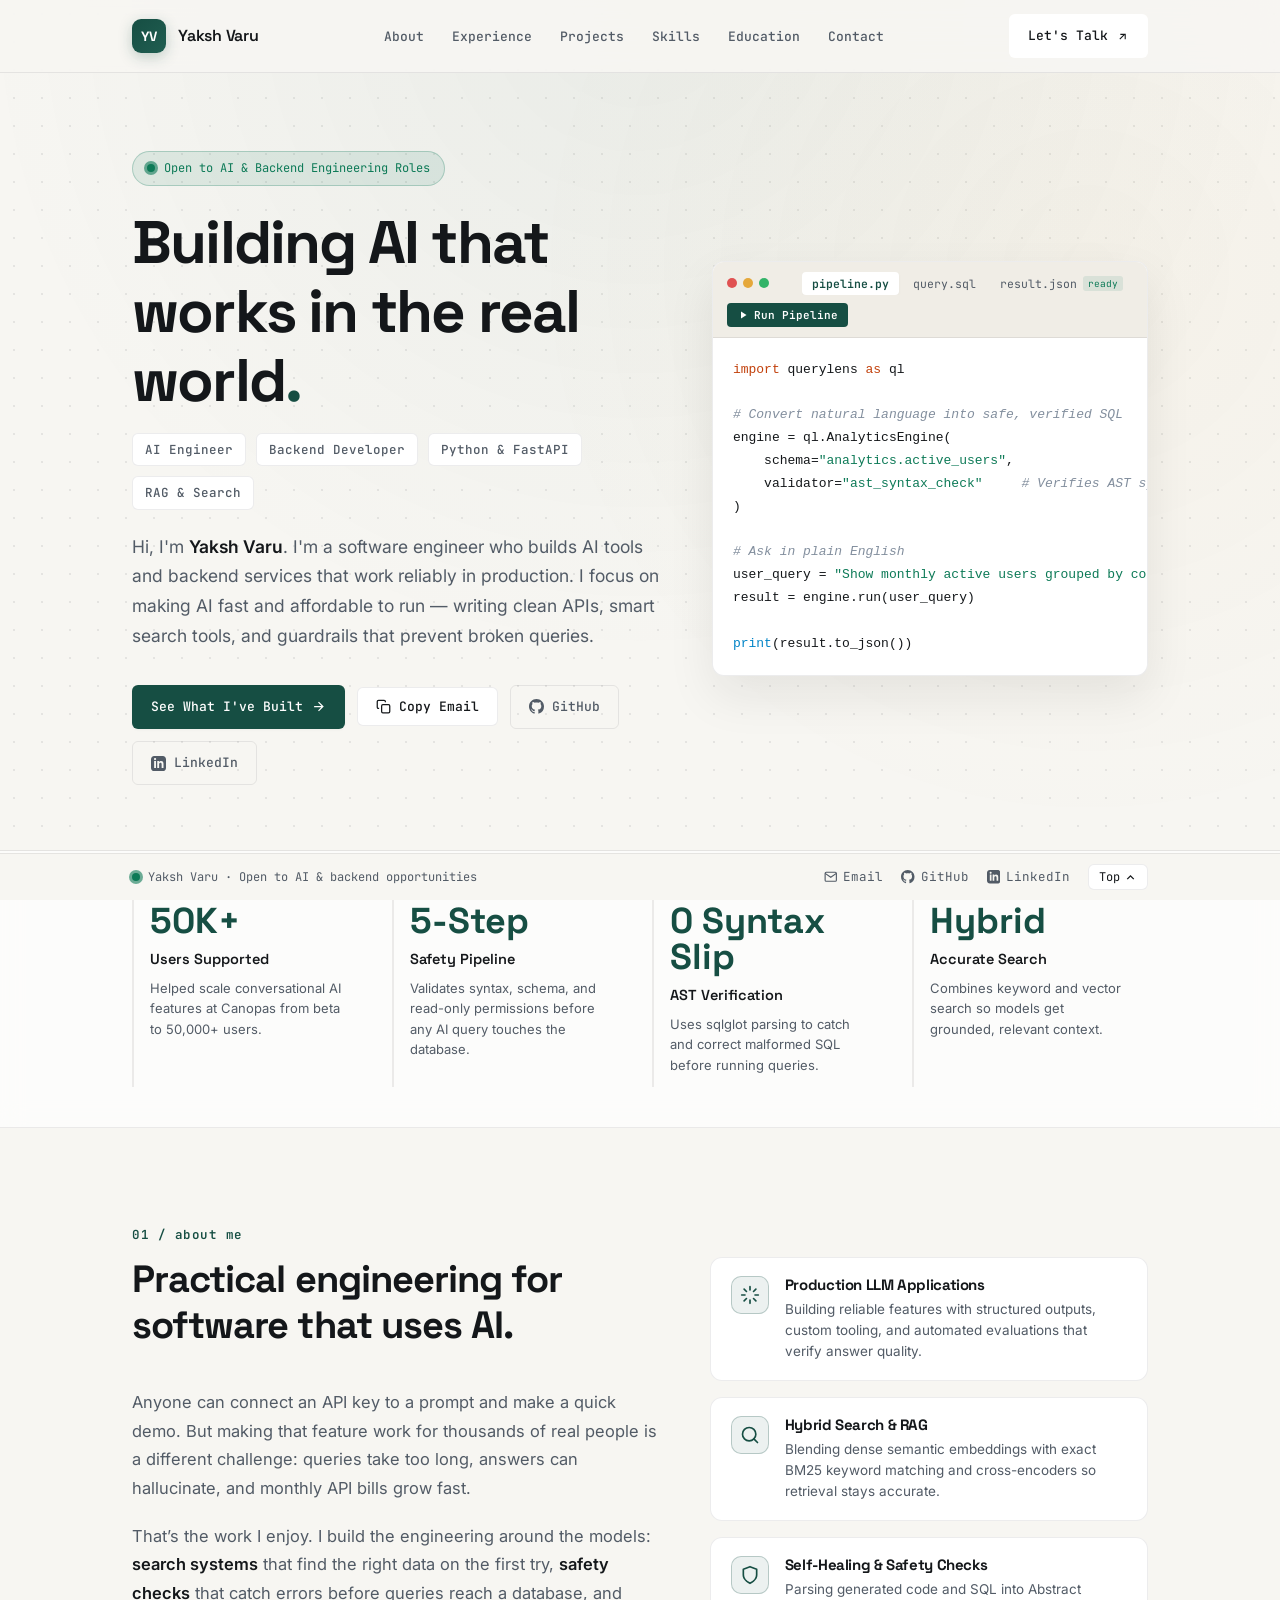
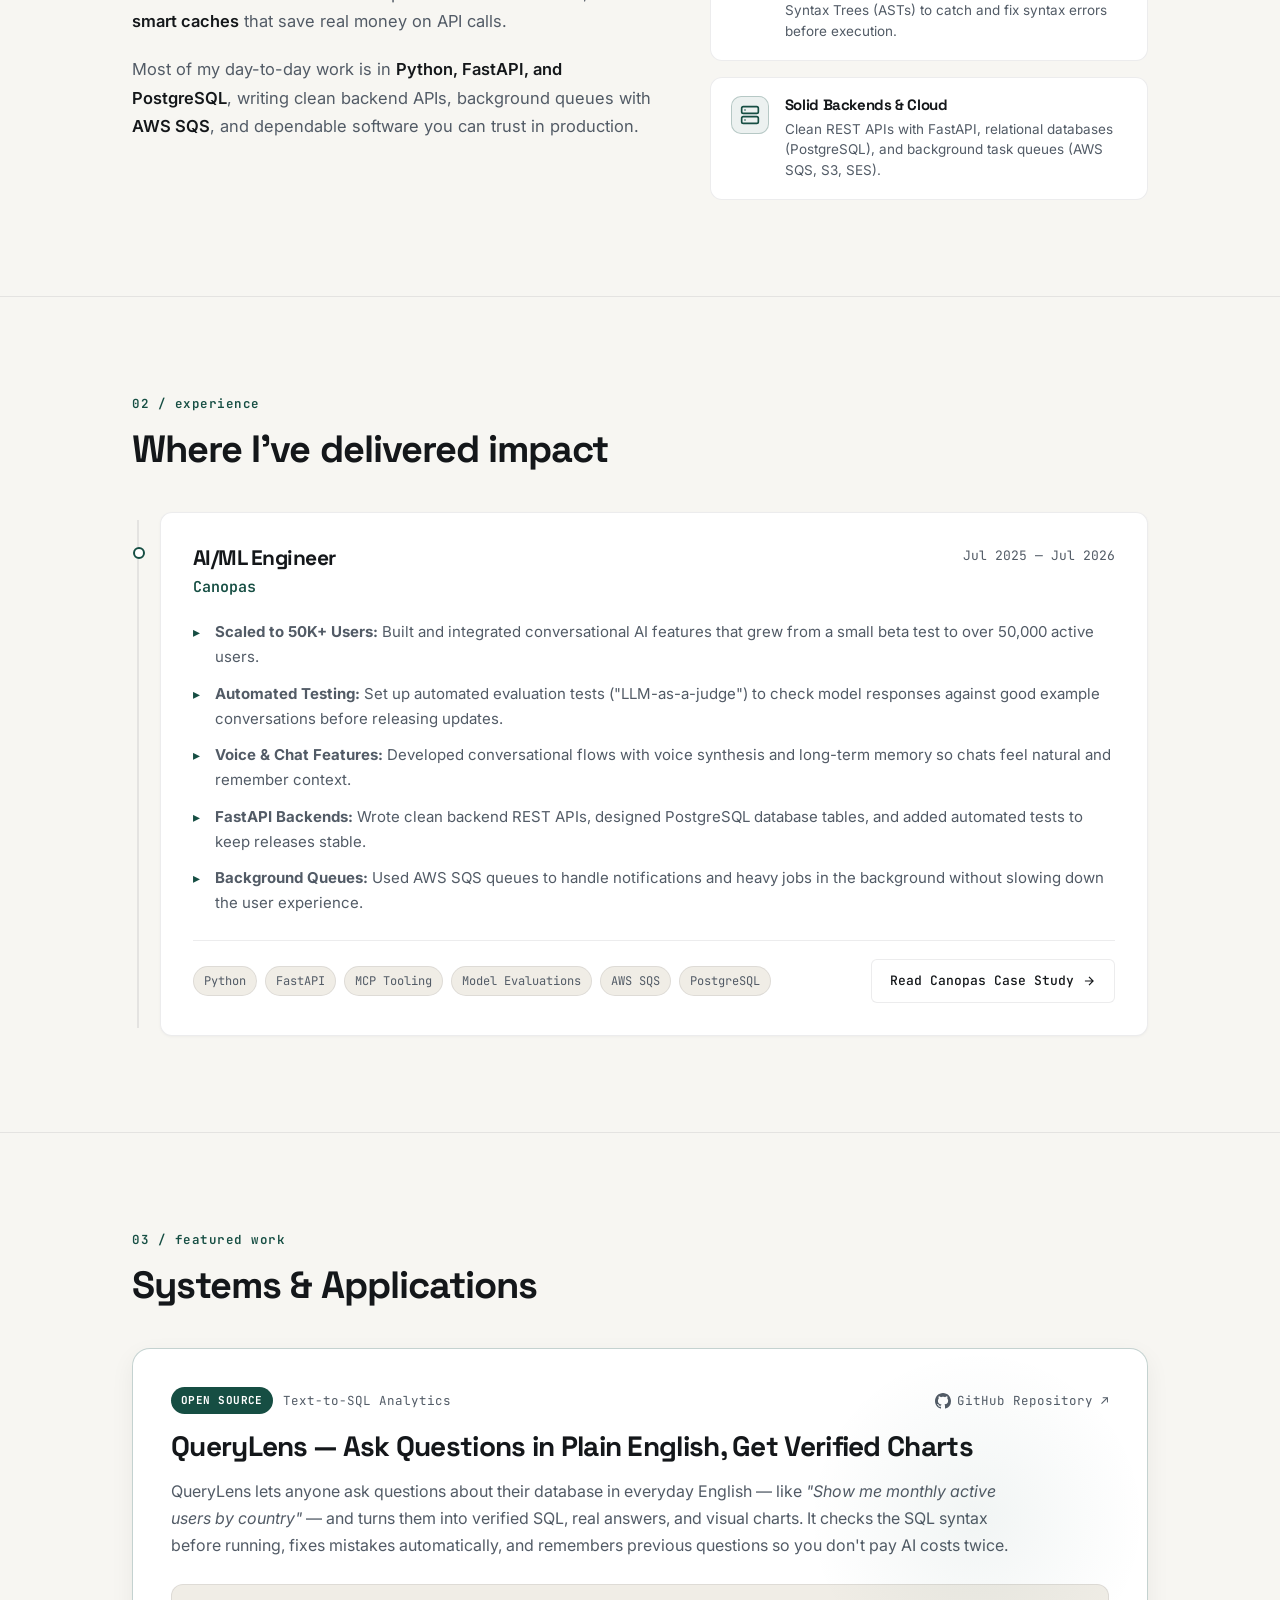
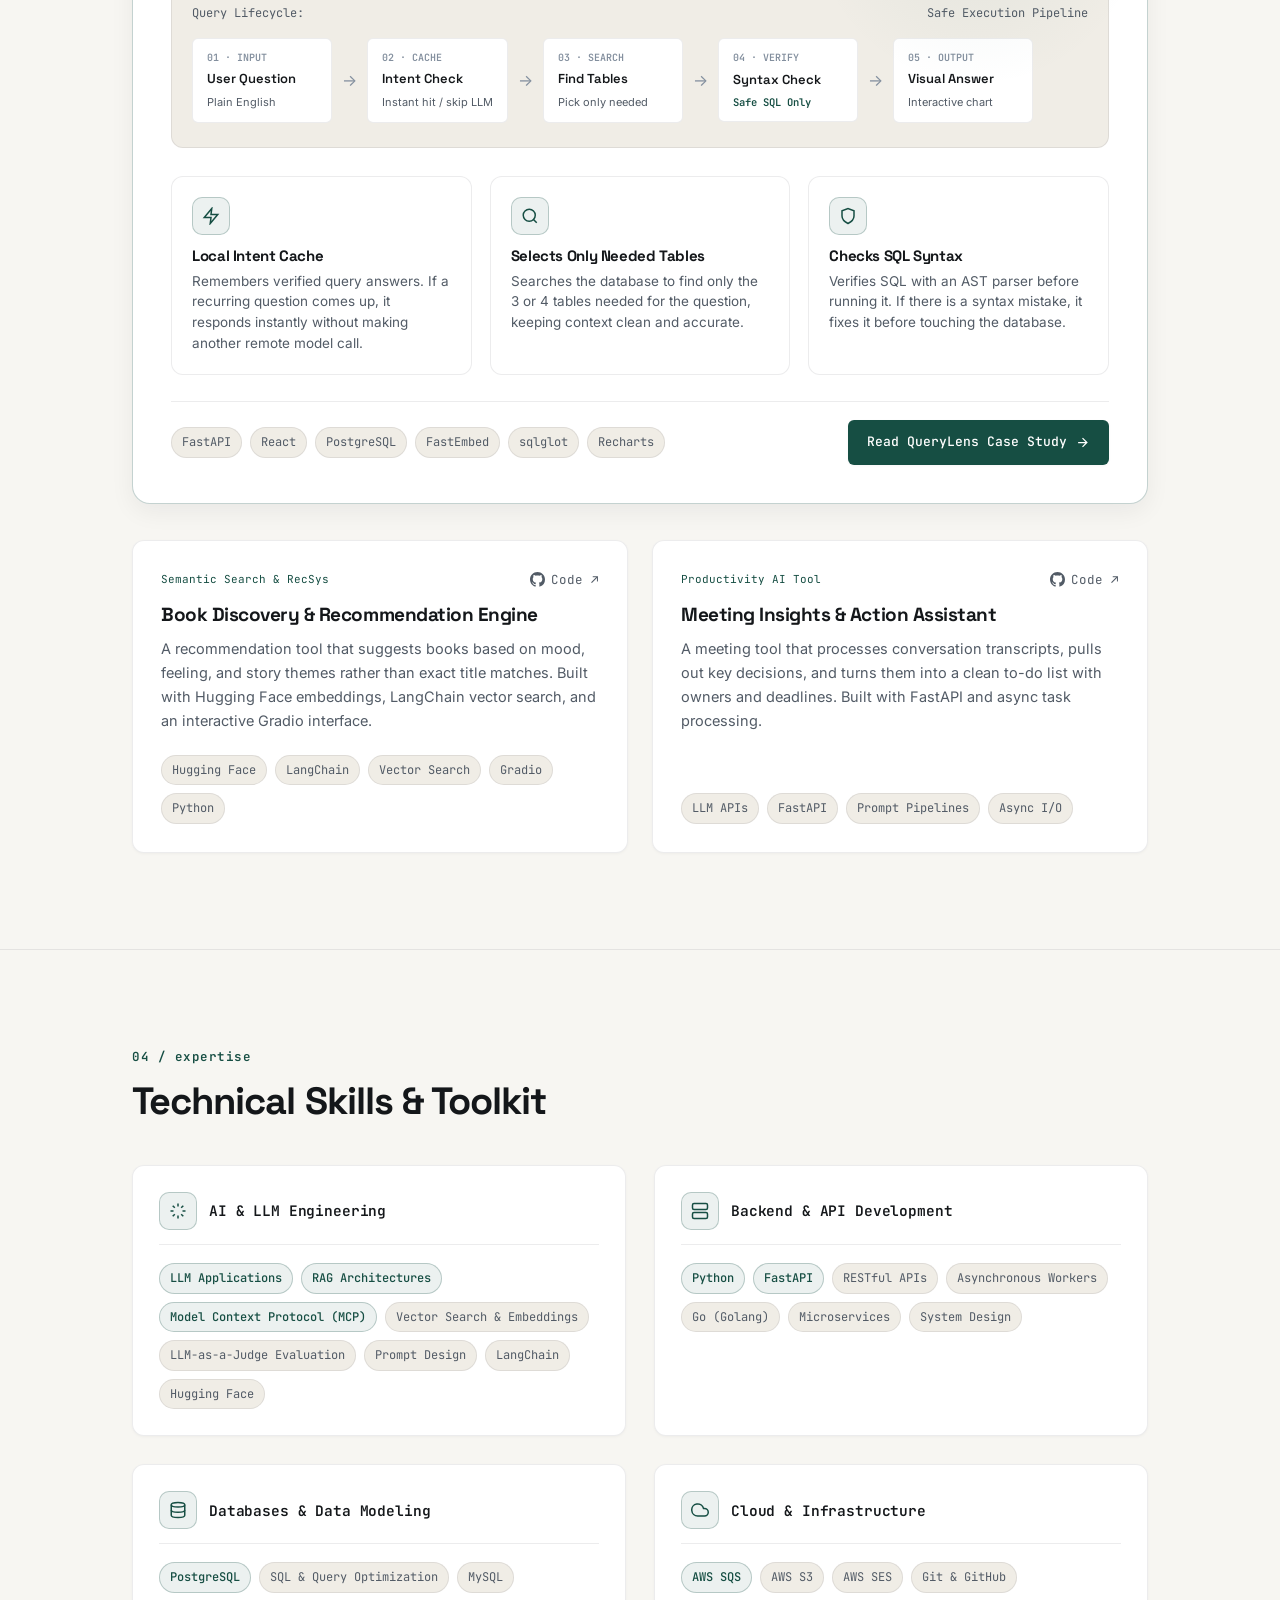
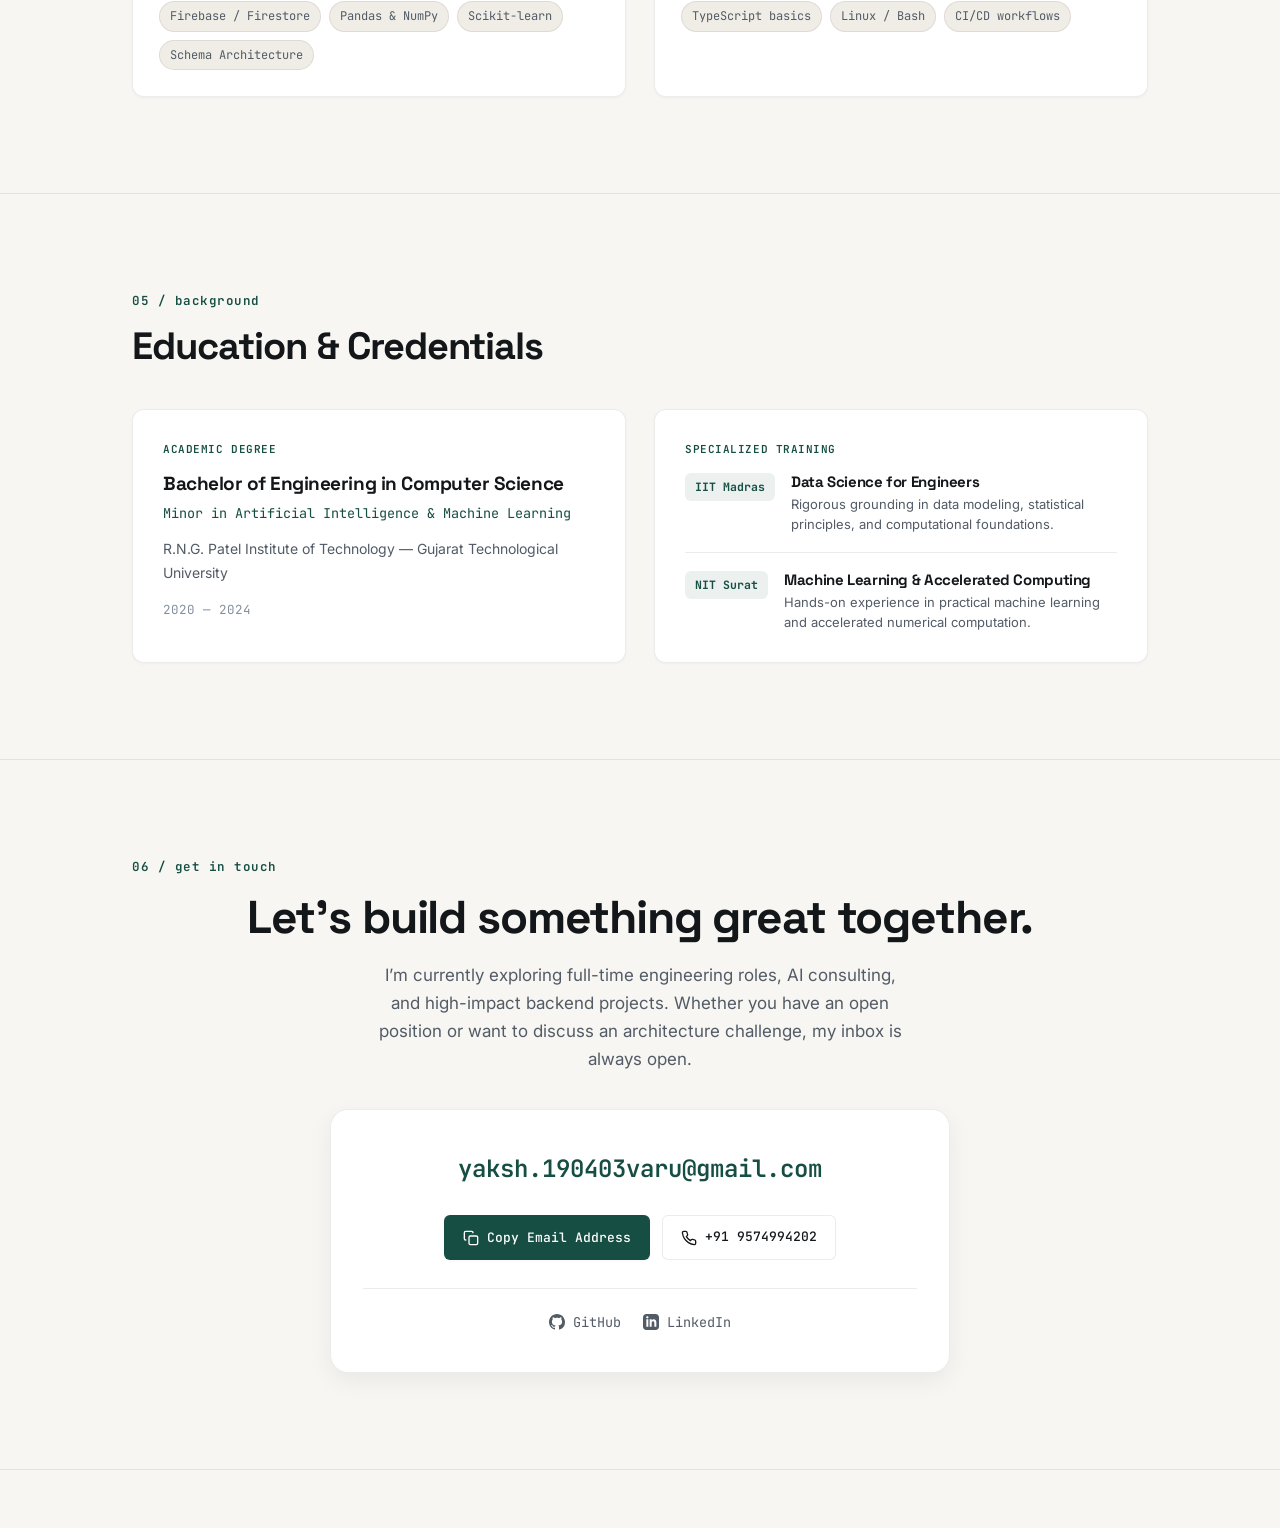
<file: index.html>
<!DOCTYPE html>
<html lang="en" data-theme="light">
<head>
  <meta charset="UTF-8">
  <meta name="viewport" content="width=device-width, initial-scale=1.0">
  <title>Yaksh Varu — AI & Backend Systems Engineer</title>
  <meta name="description" content="Portfolio of Yaksh Varu, an AI and backend engineer building reliable LLM applications, hybrid search pipelines, and scalable APIs.">
  <meta name="keywords" content="Yaksh Varu, AI Engineer, Backend Engineer, Generative AI, RAG, Text-to-SQL, FastAPI, Python, QueryLens">
  <meta name="color-scheme" content="light">

  <!-- Open Graph / Meta -->
  <meta property="og:type" content="website">
  <meta property="og:title" content="Yaksh Varu — AI & Backend Systems Engineer">
  <meta property="og:description" content="Building AI systems and backends that work reliably in production — from smart search and text-to-SQL to APIs serving 50K+ users.">

  <!-- Google Fonts -->
  <link rel="preconnect" href="https://fonts.googleapis.com">
  <link rel="preconnect" href="https://fonts.gstatic.com" crossorigin>
  <link href="https://fonts.googleapis.com/css2?family=Space+Grotesk:wght@400;500;600;700&family=Inter:wght@300;400;500;600;700&family=JetBrains+Mono:wght@400;500;600&display=swap" rel="stylesheet">
  
  <link rel="stylesheet" href="css/style.css?v=5">
</head>
<body>
  <div class="bg-pattern" aria-hidden="true"></div>

  <!-- Navigation -->
  <nav id="navbar">
    <div class="wrap nav-wrap">
      <a class="nav-logo" href="#" aria-label="Yaksh Varu — Home">
        <span class="nav-logo-badge">YV</span>
        <span class="nav-logo-text">Yaksh Varu</span>
      </a>

      <ul class="nav-links" id="navLinks">
        <li><a href="#about" class="nav-link">About</a></li>
        <li><a href="#experience" class="nav-link">Experience</a></li>
        <li><a href="#projects" class="nav-link">Projects</a></li>
        <li><a href="#skills" class="nav-link">Skills</a></li>
        <li><a href="#education" class="nav-link">Education</a></li>
        <li><a href="#contact" class="nav-link">Contact</a></li>
      </ul>

      <div class="nav-actions">
        <a class="btn nav-resume-btn" href="#contact">
          <span>Let's Talk</span>
          <svg viewBox="0 0 24 24" width="13" height="13" fill="none" stroke="currentColor" stroke-width="2"><path d="M7 17l9.2-9.2M17 17V8H8"/></svg>
        </a>

        <!-- Mobile Menu Hamburger -->
        <button class="nav-toggle" id="navToggle" aria-label="Toggle navigation menu" aria-expanded="false">
          <span></span><span></span><span></span>
        </button>
      </div>
    </div>
  </nav>

  <!-- Hero Section -->
  <header class="hero">
    <div class="wrap hero-grid">
      <div class="hero-copy">
        <div class="status-pill">
          <span class="pulse-dot"></span>
          <span>Open to AI & Backend Engineering Roles</span>
        </div>

        <h1 class="hero-title">
          Building AI that works in the real world<span class="accent-dot">.</span>
        </h1>

        <div class="role-badge-row">
          <span class="role-pill">AI Engineer</span>
          <span class="role-pill">Backend Developer</span>
          <span class="role-pill">Python & FastAPI</span>
          <span class="role-pill">RAG & Search</span>
        </div>

        <p class="pitch">
          Hi, I'm <strong>Yaksh Varu</strong>. I'm a software engineer who builds AI tools and backend services that work reliably in production. I focus on making AI fast and affordable to run — writing clean APIs, smart search tools, and guardrails that prevent broken queries.
        </p>

        <div class="hero-actions">
          <a class="btn primary" href="#projects">
            <span>See What I've Built</span>
            <svg viewBox="0 0 24 24" width="15" height="15" fill="none" stroke="currentColor" stroke-width="2"><path d="M5 12h14M12 5l7 7-7 7"/></svg>
          </a>
          <button class="btn secondary" id="copyEmailBtn" data-email="yaksh.190403varu@gmail.com">
            <svg viewBox="0 0 24 24" width="15" height="15" fill="none" stroke="currentColor" stroke-width="2"><rect x="9" y="9" width="13" height="13" rx="2" ry="2"></rect><path d="M5 15H4a2 2 0 0 1-2-2V4a2 2 0 0 1 2-2h9a2 2 0 0 1 2 2v1"></path></svg>
            <span class="btn-text">Copy Email</span>
          </button>
          <a class="btn outline" href="https://github.com/Yaksh1943" target="_blank" rel="noopener">
            <svg viewBox="0 0 24 24" width="15" height="15" fill="currentColor"><path d="M12 0C5.37 0 0 5.37 0 12c0 5.31 3.435 9.795 8.205 11.385.6.105.825-.255.825-.57 0-.285-.015-1.23-.015-2.235-3.015.555-3.795-.735-4.035-1.41-.135-.345-.72-1.41-1.23-1.695-.42-.225-1.02-.78-.015-.795.945-.015 1.62.87 1.845 1.23 1.08 1.815 2.805 1.305 3.495.99.105-.78.42-1.305.765-1.605-2.67-.3-5.46-1.335-5.46-5.925 0-1.305.465-2.385 1.23-3.225-.12-.3-.54-1.53.12-3.18 0 0 1.005-.315 3.3 1.23.96-.27 1.98-.405 3-.405s2.04.135 3 .405c2.295-1.56 3.3-1.23 3.3-1.23.66 1.65.24 2.88.12 3.18.765.84 1.23 1.905 1.23 3.225 0 4.605-2.805 5.625-5.475 5.925.435.375.81 1.095.81 2.22 0 1.605-.015 2.895-.015 3.3 0 .315.225.69.825.57A12.02 12.02 0 0 0 24 12c0-6.63-5.37-12-12-12z"/></svg>
            <span>GitHub</span>
          </a>
          <a class="btn outline" href="https://www.linkedin.com/in/yaksh-varu-8677042a8" target="_blank" rel="noopener">
            <svg viewBox="0 0 24 24" width="15" height="15" fill="currentColor"><path d="M19 0h-14c-2.761 0-5 2.239-5 5v14c0 2.761 2.239 5 5 5h14c2.762 0 5-2.239 5-5v-14c0-2.761-2.238-5-5-5zm-11 19h-3v-11h3v11zm-1.5-12.268c-.966 0-1.75-.79-1.75-1.764s.784-1.764 1.75-1.764 1.75.79 1.75 1.764-.783 1.764-1.75 1.764zm13.5 12.268h-3v-5.604c0-3.368-4-3.113-4 0v5.604h-3v-11h3v1.765c1.396-2.586 7-2.777 7 2.476v6.759z"/></svg>
            <span>LinkedIn</span>
          </a>
        </div>
      </div>

      <!-- Hero Visual: Clean Interactive Pipeline Runner with 3 Tabs -->
      <div class="hero-visual" aria-label="Interactive pipeline runner">
        <div class="window">
          <div class="window-bar">
            <div class="window-controls">
              <span class="wdot close"></span>
              <span class="wdot min"></span>
              <span class="wdot zoom"></span>
            </div>
            <div class="window-tabs">
              <button class="tab-btn active" id="tabSourceBtn">pipeline.py</button>
              <button class="tab-btn" id="tabSqlBtn">query.sql</button>
              <button class="tab-btn" id="tabOutputBtn">result.json <span class="tab-badge">ready</span></button>
            </div>
            <button class="run-code-btn" id="runCodeBtn" title="Run pipeline demo">
              <svg viewBox="0 0 24 24" width="12" height="12" fill="currentColor"><path d="M8 5v14l11-7z"/></svg>
              <span>Run Pipeline</span>
            </button>
          </div>

          <div class="window-body">
            <!-- Source Code View -->
            <pre id="codeView"><code><span class="c-kw">import</span> querylens <span class="c-kw">as</span> ql

<span class="c-com"># Convert natural language into safe, verified SQL</span>
engine = ql.AnalyticsEngine(
    schema=<span class="c-str">"analytics.active_users"</span>,
    validator=<span class="c-str">"ast_syntax_check"</span>     <span class="c-com"># Verifies AST syntax before running</span>
)

<span class="c-com"># Ask in plain English</span>
user_query = <span class="c-str">"Show monthly active users grouped by country"</span>
result = engine.run(user_query)

<span class="c-fn">print</span>(result.to_json())</code></pre>

            <!-- SQL View (Initially Hidden) -->
            <pre id="sqlView" class="hidden-view"><code><span class="c-com">-- Generated & verified via sqlglot AST Parser</span>
<span class="c-kw">SELECT</span> 
  country,
  <span class="c-fn">COUNT</span>(<span class="c-kw">DISTINCT</span> user_id) <span class="c-kw">AS</span> mau,
  <span class="c-fn">ROUND</span>(<span class="c-fn">SUM</span>(spend_usd), <span class="c-type">2</span>) <span class="c-kw">AS</span> total_revenue
<span class="c-kw">FROM</span> analytics.active_users
<span class="c-kw">WHERE</span> recorded_at >= <span class="c-fn">NOW</span>() - <span class="c-kw">INTERVAL</span> <span class="c-str">'30 days'</span>
<span class="c-kw">GROUP BY</span> country
<span class="c-kw">ORDER BY</span> mau <span class="c-kw">DESC</span>
<span class="c-kw">LIMIT</span> <span class="c-type">10</span>;</code></pre>

            <!-- Output View (Initially Hidden) -->
            <pre id="outputView" class="hidden-view"><code><span class="out-dim">[python3 pipeline.py]</span>
<span class="out-success">✓ AST validation clean: 0 syntax errors detected</span>

<span class="out-json">{</span>
  <span class="out-key">"status"</span>: <span class="out-val">"success"</span>,
  <span class="out-key">"ast_check"</span>: <span class="out-val">"PASSED (clean syntax)"</span>,
  <span class="out-key">"tables_referenced"</span>: [<span class="out-val">"analytics.active_users"</span>],
  <span class="out-key">"execution_safety"</span>: <span class="out-val">"READ_ONLY (safe to run)"</span>,
  <span class="out-key">"chart_recommendation"</span>: <span class="out-val">"bar_chart"</span>,
  <span class="out-key">"cache_status"</span>: <span class="out-val">"saved_locally"</span>
<span class="out-json">}</span></code></pre>
          </div>
        </div>
      </div>
    </div>
  </header>

  <!-- Metric Highlights Strip -->
  <section class="metrics-strip">
    <div class="wrap metrics-grid">
      <div class="metric-card">
        <div class="metric-number">50K+</div>
        <div class="metric-label">Users Supported</div>
        <div class="metric-desc">Helped scale conversational AI features at Canopas from beta to 50,000+ users.</div>
      </div>
      <div class="metric-card">
        <div class="metric-number">5-Step</div>
        <div class="metric-label">Safety Pipeline</div>
        <div class="metric-desc">Validates syntax, schema, and read-only permissions before any AI query touches the database.</div>
      </div>
      <div class="metric-card">
        <div class="metric-number">0 Syntax Slip</div>
        <div class="metric-label">AST Verification</div>
        <div class="metric-desc">Uses sqlglot parsing to catch and correct malformed SQL before running queries.</div>
      </div>
      <div class="metric-card">
        <div class="metric-number">Hybrid</div>
        <div class="metric-label">Accurate Search</div>
        <div class="metric-desc">Combines keyword and vector search so models get grounded, relevant context.</div>
      </div>
    </div>
  </section>

  <!-- About Section -->
  <section id="about">
    <div class="wrap">
      <div class="eyebrow">01 / about me</div>
      <div class="about-grid reveal">
        <div class="about-text">
          <h2 class="section-title">Practical engineering for software that uses AI.</h2>
          <p>
            Anyone can connect an API key to a prompt and make a quick demo. But making that feature work for thousands of real people is a different challenge: queries take too long, answers can hallucinate, and monthly API bills grow fast.
          </p>
          <p>
            That’s the work I enjoy. I build the engineering around the models: <strong>search systems</strong> that find the right data on the first try, <strong>safety checks</strong> that catch errors before queries reach a database, and <strong>smart caches</strong> that save real money on API calls.
          </p>
          <p>
            Most of my day-to-day work is in <strong>Python, FastAPI, and PostgreSQL</strong>, writing clean backend APIs, background queues with <strong>AWS SQS</strong>, and dependable software you can trust in production.
          </p>
        </div>

        <div class="about-highlights">
          <div class="highlight-item">
            <div class="hl-icon-wrap">
              <svg viewBox="0 0 24 24" width="20" height="20" fill="none" stroke="currentColor" stroke-width="2" stroke-linecap="round" stroke-linejoin="round"><path d="M12 2v4M12 18v4M4.93 4.93l2.83 2.83M16.24 16.24l2.83 2.83M2 12h4M18 12h4M4.93 19.07l2.83-2.83M16.24 7.76l2.83-2.83"/></svg>
            </div>
            <div>
              <h4>Production LLM Applications</h4>
              <p>Building reliable features with structured outputs, custom tooling, and automated evaluations that verify answer quality.</p>
            </div>
          </div>
          <div class="highlight-item">
            <div class="hl-icon-wrap">
              <svg viewBox="0 0 24 24" width="20" height="20" fill="none" stroke="currentColor" stroke-width="2" stroke-linecap="round" stroke-linejoin="round"><circle cx="11" cy="11" r="8"></circle><line x1="21" y1="21" x2="16.65" y2="16.65"></line></svg>
            </div>
            <div>
              <h4>Hybrid Search & RAG</h4>
              <p>Blending dense semantic embeddings with exact BM25 keyword matching and cross-encoders so retrieval stays accurate.</p>
            </div>
          </div>
          <div class="highlight-item">
            <div class="hl-icon-wrap">
              <svg viewBox="0 0 24 24" width="20" height="20" fill="none" stroke="currentColor" stroke-width="2" stroke-linecap="round" stroke-linejoin="round"><path d="M12 22s8-4 8-10V5l-8-3-8 3v7c0 6 8 10 8 10z"></path></svg>
            </div>
            <div>
              <h4>Self-Healing & Safety Checks</h4>
              <p>Parsing generated code and SQL into Abstract Syntax Trees (ASTs) to catch and fix syntax errors before execution.</p>
            </div>
          </div>
          <div class="highlight-item">
            <div class="hl-icon-wrap">
              <svg viewBox="0 0 24 24" width="20" height="20" fill="none" stroke="currentColor" stroke-width="2" stroke-linecap="round" stroke-linejoin="round"><rect x="2" y="2" width="20" height="8" rx="2" ry="2"></rect><rect x="2" y="14" width="20" height="8" rx="2" ry="2"></rect><line x1="6" y1="6" x2="6.01" y2="6"></line><line x1="6" y1="18" x2="6.01" y2="18"></line></svg>
            </div>
            <div>
              <h4>Solid Backends & Cloud</h4>
              <p>Clean REST APIs with FastAPI, relational databases (PostgreSQL), and background task queues (AWS SQS, S3, SES).</p>
            </div>
          </div>
        </div>
      </div>
    </div>
  </section>

  <!-- Experience Section -->
  <section id="experience">
    <div class="wrap">
      <div class="eyebrow">02 / experience</div>
      <h2 class="section-title">Where I've delivered impact</h2>

      <div class="timeline reveal">
        <div class="tl-item">
          <div class="tl-header">
            <div>
              <h3 class="tl-role">AI/ML Engineer</h3>
              <div class="tl-company-row">
                <span class="tl-company">Canopas</span>
              </div>
            </div>
            <div class="tl-dates">Jul 2025 — Jul 2026</div>
          </div>

          <ul class="tl-bullets">
            <li>
              <strong>Scaled to 50K+ Users:</strong> Built and integrated conversational AI features that grew from a small beta test to over 50,000 active users.
            </li>
            <li>
              <strong>Automated Testing:</strong> Set up automated evaluation tests ("LLM-as-a-judge") to check model responses against good example conversations before releasing updates.
            </li>
            <li>
              <strong>Voice & Chat Features:</strong> Developed conversational flows with voice synthesis and long-term memory so chats feel natural and remember context.
            </li>
            <li>
              <strong>FastAPI Backends:</strong> Wrote clean backend REST APIs, designed PostgreSQL database tables, and added automated tests to keep releases stable.
            </li>
            <li>
              <strong>Background Queues:</strong> Used AWS SQS queues to handle notifications and heavy jobs in the background without slowing down the user experience.
            </li>
          </ul>

          <div class="tl-footer-row">
            <div class="tl-tags">
              <span class="tag">Python</span>
              <span class="tag">FastAPI</span>
              <span class="tag">MCP Tooling</span>
              <span class="tag">Model Evaluations</span>
              <span class="tag">AWS SQS</span>
              <span class="tag">PostgreSQL</span>
            </div>
            <a href="canopas.html" class="btn secondary">
              <span>Read Canopas Case Study</span>
              <svg viewBox="0 0 24 24" width="14" height="14" fill="none" stroke="currentColor" stroke-width="2"><path d="M5 12h14M12 5l7 7-7 7"/></svg>
            </a>
          </div>
        </div>
      </div>
    </div>
  </section>

  <!-- Projects Section -->
  <section id="projects">
    <div class="wrap">
      <div class="eyebrow">03 / featured work</div>
      <h2 class="section-title">Systems & Applications</h2>

      <!-- Main Project: QueryLens -->
      <div class="flagship-card reveal">
        <div class="flagship-header">
          <div class="flagship-tag-row">
            <span class="flagship-badge">Open Source</span>
            <span class="flagship-sub">Text-to-SQL Analytics</span>
          </div>
          <div class="card-links">
            <a href="https://github.com/Yaksh1943/query-lens" target="_blank" rel="noopener" class="repo-link">
              <svg viewBox="0 0 24 24" width="16" height="16" fill="currentColor"><path d="M12 0C5.37 0 0 5.37 0 12c0 5.31 3.435 9.795 8.205 11.385.6.105.825-.255.825-.57 0-.285-.015-1.23-.015-2.235-3.015.555-3.795-.735-4.035-1.41-.135-.345-.72-1.41-1.23-1.695-.42-.225-1.02-.78-.015-.795.945-.015 1.62.87 1.845 1.23 1.08 1.815 2.805 1.305 3.495.99.105-.78.42-1.305.765-1.605-2.67-.3-5.46-1.335-5.46-5.925 0-1.305.465-2.385 1.23-3.225-.12-.3-.54-1.53.12-3.18 0 0 1.005-.315 3.3 1.23.96-.27 1.98-.405 3-.405s2.04.135 3 .405c2.295-1.56 3.3-1.23 3.3-1.23.66 1.65.24 2.88.12 3.18.765.84 1.23 1.905 1.23 3.225 0 4.605-2.805 5.625-5.475 5.925.435.375.81 1.095.81 2.22 0 1.605-.015 2.895-.015 3.3 0 .315.225.69.825.57A12.02 12.02 0 0 0 24 12c0-6.63-5.37-12-12-12z"/></svg>
              <span>GitHub Repository ↗</span>
            </a>
          </div>
        </div>

        <h3 class="flagship-title">QueryLens — Ask Questions in Plain English, Get Verified Charts</h3>
        
        <p class="flagship-desc">
          QueryLens lets anyone ask questions about their database in everyday English — like <em>"Show me monthly active users by country"</em> — and turns them into verified SQL, real answers, and visual charts. It checks the SQL syntax before running, fixes mistakes automatically, and remembers previous questions so you don't pay AI costs twice.
        </p>

        <!-- Visual Architecture Flow Strip -->
        <div class="pipeline-flow-wrap">
          <div class="pipeline-flow-header">
            <span>Query Lifecycle:</span>
            <span>Safe Execution Pipeline</span>
          </div>
          <div class="pipeline-flow">
            <div class="p-step">
              <span class="p-step-num">01 · INPUT</span>
              <span class="p-step-title">User Question</span>
              <span class="p-step-desc">Plain English</span>
            </div>
            <div class="p-arrow">→</div>
            <div class="p-step">
              <span class="p-step-num">02 · CACHE</span>
              <span class="p-step-title">Intent Check</span>
              <span class="p-step-desc">Instant hit / skip LLM</span>
            </div>
            <div class="p-arrow">→</div>
            <div class="p-step">
              <span class="p-step-num">03 · SEARCH</span>
              <span class="p-step-title">Find Tables</span>
              <span class="p-step-desc">Pick only needed</span>
            </div>
            <div class="p-arrow">→</div>
            <div class="p-step">
              <span class="p-step-num">04 · VERIFY</span>
              <span class="p-step-title">Syntax Check</span>
              <span class="p-step-badge">Safe SQL Only</span>
            </div>
            <div class="p-arrow">→</div>
            <div class="p-step">
              <span class="p-step-num">05 · OUTPUT</span>
              <span class="p-step-title">Visual Answer</span>
              <span class="p-step-desc">Interactive chart</span>
            </div>
          </div>
        </div>

        <!-- Technical Architecture Highlights -->
        <div class="arch-grid">
          <div class="arch-box">
            <div class="arch-icon-wrap">
              <svg viewBox="0 0 24 24" width="18" height="18" fill="none" stroke="currentColor" stroke-width="2"><path d="M13 2L3 14h9l-1 8 10-12h-9l1-8z"></path></svg>
            </div>
            <h4>Local Intent Cache</h4>
            <p>Remembers verified query answers. If a recurring question comes up, it responds instantly without making another remote model call.</p>
          </div>
          <div class="arch-box">
            <div class="arch-icon-wrap">
              <svg viewBox="0 0 24 24" width="18" height="18" fill="none" stroke="currentColor" stroke-width="2"><circle cx="11" cy="11" r="8"></circle><line x1="21" y1="21" x2="16.65" y2="16.65"></line></svg>
            </div>
            <h4>Selects Only Needed Tables</h4>
            <p>Searches the database to find only the 3 or 4 tables needed for the question, keeping context clean and accurate.</p>
          </div>
          <div class="arch-box">
            <div class="arch-icon-wrap">
              <svg viewBox="0 0 24 24" width="18" height="18" fill="none" stroke="currentColor" stroke-width="2"><path d="M12 22s8-4 8-10V5l-8-3-8 3v7c0 6 8 10 8 10z"></path></svg>
            </div>
            <h4>Checks SQL Syntax</h4>
            <p>Verifies SQL with an AST parser before running it. If there is a syntax mistake, it fixes it before touching the database.</p>
          </div>
        </div>

        <div class="flagship-meta">
          <div class="tags">
            <span class="tag">FastAPI</span>
            <span class="tag">React</span>
            <span class="tag">PostgreSQL</span>
            <span class="tag">FastEmbed</span>
            <span class="tag">sqlglot</span>
            <span class="tag">Recharts</span>
          </div>
          <a href="querylens.html" class="btn primary">
            <span>Read QueryLens Case Study</span>
            <svg viewBox="0 0 24 24" width="15" height="15" fill="none" stroke="currentColor" stroke-width="2"><path d="M5 12h14M12 5l7 7-7 7"/></svg>
          </a>
        </div>
      </div>

      <!-- Selected Projects Grid -->
      <div class="projects-grid reveal">

        <!-- Card: Book Recommendation System -->
        <div class="card">
          <div class="card-top">
            <span class="card-badge">Semantic Search & RecSys</span>
            <div class="card-links">
              <a href="https://github.com/Yaksh1943/book-recommender" target="_blank" rel="noopener" aria-label="GitHub Repository">
                <svg viewBox="0 0 24 24" width="15" height="15" fill="currentColor"><path d="M12 0C5.37 0 0 5.37 0 12c0 5.31 3.435 9.795 8.205 11.385.6.105.825-.255.825-.57 0-.285-.015-1.23-.015-2.235-3.015.555-3.795-.735-4.035-1.41-.135-.345-.72-1.41-1.23-1.695-.42-.225-1.02-.78-.015-.795.945-.015 1.62.87 1.845 1.23 1.08 1.815 2.805 1.305 3.495.99.105-.78.42-1.305.765-1.605-2.67-.3-5.46-1.335-5.46-5.925 0-1.305.465-2.385 1.23-3.225-.12-.3-.54-1.53.12-3.18 0 0 1.005-.315 3.3 1.23.96-.27 1.98-.405 3-.405s2.04.135 3 .405c2.295-1.56 3.3-1.23 3.3-1.23.66 1.65.24 2.88.12 3.18.765.84 1.23 1.905 1.23 3.225 0 4.605-2.805 5.625-5.475 5.925.435.375.81 1.095.81 2.22 0 1.605-.015 2.895-.015 3.3 0 .315.225.69.825.57A12.02 12.02 0 0 0 24 12c0-6.63-5.37-12-12-12z"/></svg>
                <span>Code ↗</span>
              </a>
            </div>
          </div>
          <h3>Book Discovery & Recommendation Engine</h3>
          <p>
            A recommendation tool that suggests books based on mood, feeling, and story themes rather than exact title matches. Built with Hugging Face embeddings, LangChain vector search, and an interactive Gradio interface.
          </p>
          <div class="tags">
            <span class="tag">Hugging Face</span>
            <span class="tag">LangChain</span>
            <span class="tag">Vector Search</span>
            <span class="tag">Gradio</span>
            <span class="tag">Python</span>
          </div>
        </div>

        <!-- Card: Meeting Helper -->
        <div class="card">
          <div class="card-top">
            <span class="card-badge">Productivity AI Tool</span>
            <div class="card-links">
              <a href="https://github.com/Yaksh1943/Meeting-helper" target="_blank" rel="noopener" aria-label="GitHub Repository">
                <svg viewBox="0 0 24 24" width="15" height="15" fill="currentColor"><path d="M12 0C5.37 0 0 5.37 0 12c0 5.31 3.435 9.795 8.205 11.385.6.105.825-.255.825-.57 0-.285-.015-1.23-.015-2.235-3.015.555-3.795-.735-4.035-1.41-.135-.345-.72-1.41-1.23-1.695-.42-.225-1.02-.78-.015-.795.945-.015 1.62.87 1.845 1.23 1.08 1.815 2.805 1.305 3.495.99.105-.78.42-1.305.765-1.605-2.67-.3-5.46-1.335-5.46-5.925 0-1.305.465-2.385 1.23-3.225-.12-.3-.54-1.53.12-3.18 0 0 1.005-.315 3.3 1.23.96-.27 1.98-.405 3-.405s2.04.135 3 .405c2.295-1.56 3.3-1.23 3.3-1.23.66 1.65.24 2.88.12 3.18.765.84 1.23 1.905 1.23 3.225 0 4.605-2.805 5.625-5.475 5.925.435.375.81 1.095.81 2.22 0 1.605-.015 2.895-.015 3.3 0 .315.225.69.825.57A12.02 12.02 0 0 0 24 12c0-6.63-5.37-12-12-12z"/></svg>
                <span>Code ↗</span>
              </a>
            </div>
          </div>
          <h3>Meeting Insights & Action Assistant</h3>
          <p>
            A meeting tool that processes conversation transcripts, pulls out key decisions, and turns them into a clean to-do list with owners and deadlines. Built with FastAPI and async task processing.
          </p>
          <div class="tags">
            <span class="tag">LLM APIs</span>
            <span class="tag">FastAPI</span>
            <span class="tag">Prompt Pipelines</span>
            <span class="tag">Async I/O</span>
          </div>
        </div>

      </div>
    </div>
  </section>

  <!-- Technical Skills Section -->
  <section id="skills">
    <div class="wrap">
      <div class="eyebrow">04 / expertise</div>
      <h2 class="section-title">Technical Skills & Toolkit</h2>

      <div class="skills-grid reveal">
        <!-- Category 1: Generative AI & LLMs -->
        <div class="skill-cat">
          <div class="skill-cat-header">
            <div class="cat-icon-wrap">
              <svg viewBox="0 0 24 24" width="18" height="18" fill="none" stroke="currentColor" stroke-width="2"><path d="M12 2v4M12 18v4M4.93 4.93l2.83 2.83M16.24 16.24l2.83 2.83M2 12h4M18 12h4M4.93 19.07l2.83-2.83M16.24 7.76l2.83-2.83"/></svg>
            </div>
            <h3>AI & LLM Engineering</h3>
          </div>
          <div class="tags">
            <span class="tag highlighted">LLM Applications</span>
            <span class="tag highlighted">RAG Architectures</span>
            <span class="tag highlighted">Model Context Protocol (MCP)</span>
            <span class="tag">Vector Search & Embeddings</span>
            <span class="tag">LLM-as-a-Judge Evaluation</span>
            <span class="tag">Prompt Design</span>
            <span class="tag">LangChain</span>
            <span class="tag">Hugging Face</span>
          </div>
        </div>

        <!-- Category 2: Backend & Systems -->
        <div class="skill-cat">
          <div class="skill-cat-header">
            <div class="cat-icon-wrap">
              <svg viewBox="0 0 24 24" width="18" height="18" fill="none" stroke="currentColor" stroke-width="2"><rect x="2" y="2" width="20" height="8" rx="2" ry="2"></rect><rect x="2" y="14" width="20" height="8" rx="2" ry="2"></rect><line x1="6" y1="6" x2="6.01" y2="6"></line><line x1="6" y1="18" x2="6.01" y2="18"></line></svg>
            </div>
            <h3>Backend & API Development</h3>
          </div>
          <div class="tags">
            <span class="tag highlighted">Python</span>
            <span class="tag highlighted">FastAPI</span>
            <span class="tag">RESTful APIs</span>
            <span class="tag">Asynchronous Workers</span>
            <span class="tag">Go (Golang)</span>
            <span class="tag">Microservices</span>
            <span class="tag">System Design</span>
          </div>
        </div>

        <!-- Category 3: Databases & Data -->
        <div class="skill-cat">
          <div class="skill-cat-header">
            <div class="cat-icon-wrap">
              <svg viewBox="0 0 24 24" width="18" height="18" fill="none" stroke="currentColor" stroke-width="2"><ellipse cx="12" cy="5" rx="9" ry="3"></ellipse><path d="M21 12c0 1.66-4 3-9 3s-9-1.34-9-3"></path><path d="M3 5v14c0 1.66 4 3 9 3s9-1.34 9-3V5"></path></svg>
            </div>
            <h3>Databases & Data Modeling</h3>
          </div>
          <div class="tags">
            <span class="tag highlighted">PostgreSQL</span>
            <span class="tag">SQL & Query Optimization</span>
            <span class="tag">MySQL</span>
            <span class="tag">Firebase / Firestore</span>
            <span class="tag">Pandas & NumPy</span>
            <span class="tag">Scikit-learn</span>
            <span class="tag">Schema Architecture</span>
          </div>
        </div>

        <!-- Category 4: Cloud & Developer Tools -->
        <div class="skill-cat">
          <div class="skill-cat-header">
            <div class="cat-icon-wrap">
              <svg viewBox="0 0 24 24" width="18" height="18" fill="none" stroke="currentColor" stroke-width="2"><path d="M18 10h-1.26A8 8 0 1 0 9 20h9a5 5 0 0 0 0-10z"></path></svg>
            </div>
            <h3>Cloud & Infrastructure</h3>
          </div>
          <div class="tags">
            <span class="tag highlighted">AWS SQS</span>
            <span class="tag">AWS S3</span>
            <span class="tag">AWS SES</span>
            <span class="tag">Git & GitHub</span>
            <span class="tag">TypeScript basics</span>
            <span class="tag">Linux / Bash</span>
            <span class="tag">CI/CD workflows</span>
          </div>
        </div>
      </div>
    </div>
  </section>

  <!-- Education & Certifications Section -->
  <section id="education">
    <div class="wrap">
      <div class="eyebrow">05 / background</div>
      <h2 class="section-title">Education & Credentials</h2>

      <div class="edu-grid reveal">
        <!-- Education Card -->
        <div class="edu-card">
          <div class="edu-badge">Academic Degree</div>
          <h3 class="edu-degree">Bachelor of Engineering in Computer Science</h3>
          <div class="edu-minor">Minor in Artificial Intelligence & Machine Learning</div>
          <div class="edu-institution">R.N.G. Patel Institute of Technology — Gujarat Technological University</div>
          <div class="edu-year">2020 — 2024</div>
        </div>

        <!-- Certifications Card -->
        <div class="cert-card">
          <div class="edu-badge">Specialized Training</div>
          
          <div class="cert-item">
            <div class="cert-institution-badge">IIT Madras</div>
            <div class="cert-info">
              <h4>Data Science for Engineers</h4>
              <p>Rigorous grounding in data modeling, statistical principles, and computational foundations.</p>
            </div>
          </div>

          <div class="cert-divider"></div>

          <div class="cert-item">
            <div class="cert-institution-badge">NIT Surat</div>
            <div class="cert-info">
              <h4>Machine Learning & Accelerated Computing</h4>
              <p>Hands-on experience in practical machine learning and accelerated numerical computation.</p>
            </div>
          </div>
        </div>
      </div>
    </div>
  </section>

  <!-- Contact Section -->
  <section id="contact">
    <div class="wrap contact-container reveal">
      <div class="eyebrow">06 / get in touch</div>
      <h2 class="contact-title">Let's build something great together.</h2>
      <p class="contact-desc">
        I’m currently exploring full-time engineering roles, AI consulting, and high-impact backend projects. Whether you have an open position or want to discuss an architecture challenge, my inbox is always open.
      </p>

      <div class="contact-card">
        <a class="contact-email-link" href="mailto:yaksh.190403varu@gmail.com">
          yaksh.190403varu@gmail.com
        </a>

        <div class="contact-cta-row">
          <button class="btn primary" id="contactCopyBtn" data-email="yaksh.190403varu@gmail.com">
            <svg viewBox="0 0 24 24" width="16" height="16" fill="none" stroke="currentColor" stroke-width="2"><rect x="9" y="9" width="13" height="13" rx="2" ry="2"></rect><path d="M5 15H4a2 2 0 0 1-2-2V4a2 2 0 0 1 2-2h9a2 2 0 0 1 2 2v1"></path></svg>
            <span class="btn-text">Copy Email Address</span>
          </button>
          <a class="btn secondary" href="tel:+919574994202">
            <svg viewBox="0 0 24 24" width="16" height="16" fill="none" stroke="currentColor" stroke-width="2"><path d="M22 16.92v3a2 2 0 0 1-2.18 2 19.79 19.79 0 0 1-8.63-3.07 19.5 19.5 0 0 1-6-6 19.79 19.79 0 0 1-3.07-8.67A2 2 0 0 1 4.11 2h3a2 2 0 0 1 2 1.72 12.84 12.84 0 0 0 .7 2.81 2 2 0 0 1-.45 2.11L8.09 9.91a16 16 0 0 0 6 6l1.27-1.27a2 2 0 0 1 2.11-.45 12.84 12.84 0 0 0 2.81.7A2 2 0 0 1 22 16.92z"></path></svg>
            <span>+91 9574994202</span>
          </a>
        </div>

        <div class="social-row">
          <a href="https://github.com/Yaksh1943" target="_blank" rel="noopener">
            <svg viewBox="0 0 24 24" width="16" height="16" fill="currentColor"><path d="M12 0C5.37 0 0 5.37 0 12c0 5.31 3.435 9.795 8.205 11.385.6.105.825-.255.825-.57 0-.285-.015-1.23-.015-2.235-3.015.555-3.795-.735-4.035-1.41-.135-.345-.72-1.41-1.23-1.695-.42-.225-1.02-.78-.015-.795.945-.015 1.62.87 1.845 1.23 1.08 1.815 2.805 1.305 3.495.99.105-.78.42-1.305.765-1.605-2.67-.3-5.46-1.335-5.46-5.925 0-1.305.465-2.385 1.23-3.225-.12-.3-.54-1.53.12-3.18 0 0 1.005-.315 3.3 1.23.96-.27 1.98-.405 3-.405s2.04.135 3 .405c2.295-1.56 3.3-1.23 3.3-1.23.66 1.65.24 2.88.12 3.18.765.84 1.23 1.905 1.23 3.225 0 4.605-2.805 5.625-5.475 5.925.435.375.81 1.095.81 2.22 0 1.605-.015 2.895-.015 3.3 0 .315.225.69.825.57A12.02 12.02 0 0 0 24 12c0-6.63-5.37-12-12-12z"/></svg>
            <span>GitHub</span>
          </a>
          <a href="https://www.linkedin.com/in/yaksh-varu-8677042a8" target="_blank" rel="noopener">
            <svg viewBox="0 0 24 24" width="16" height="16" fill="currentColor"><path d="M19 0h-14c-2.761 0-5 2.239-5 5v14c0 2.761 2.239 5 5 5h14c2.762 0 5-2.239 5-5v-14c0-2.761-2.238-5-5-5zm-11 19h-3v-11h3v11zm-1.5-12.268c-.966 0-1.75-.79-1.75-1.764s.784-1.764 1.75-1.764 1.75.79 1.75 1.764-.783 1.764-1.75 1.764zm13.5 12.268h-3v-5.604c0-3.368-4-3.113-4 0v5.604h-3v-11h3v1.765c1.396-2.586 7-2.777 7 2.476v6.759z"/></svg>
            <span>LinkedIn</span>
          </a>
        </div>
      </div>
    </div>
  </section>

  <!-- Sticky Bottom Bar -->
  <footer id="bottomBar" class="sticky-bottom-bar">
    <div class="wrap bottom-bar-wrap">
      <div class="bottom-status">
        <span class="pulse-dot"></span>
        <span>Yaksh Varu · Open to AI & backend opportunities</span>
      </div>
      <div class="bottom-actions">
        <a href="mailto:yaksh.190403varu@gmail.com" class="bottom-link">
          <svg viewBox="0 0 24 24" width="13.5" height="13.5" fill="none" stroke="currentColor" stroke-width="2"><path d="M4 4h16c1.1 0 2 .9 2 2v12c0 1.1-.9 2-2 2H4c-1.1 0-2-.9-2-2V6c0-1.1.9-2 2-2z"></path><polyline points="22,6 12,13 2,6"></polyline></svg>
          <span>Email</span>
        </a>
        <a href="https://github.com/Yaksh1943" target="_blank" rel="noopener" class="bottom-link">
          <svg viewBox="0 0 24 24" width="13.5" height="13.5" fill="currentColor"><path d="M12 0C5.37 0 0 5.37 0 12c0 5.31 3.435 9.795 8.205 11.385.6.105.825-.255.825-.57 0-.285-.015-1.23-.015-2.235-3.015.555-3.795-.735-4.035-1.41-.135-.345-.72-1.41-1.23-1.695-.42-.225-1.02-.78-.015-.795.945-.015 1.62.87 1.845 1.23 1.08 1.815 2.805 1.305 3.495.99.105-.78.42-1.305.765-1.605-2.67-.3-5.46-1.335-5.46-5.925 0-1.305.465-2.385 1.23-3.225-.12-.3-.54-1.53.12-3.18 0 0 1.005-.315 3.3 1.23.96-.27 1.98-.405 3-.405s2.04.135 3 .405c2.295-1.56 3.3-1.23 3.3-1.23.66 1.65.24 2.88.12 3.18.765.84 1.23 1.905 1.23 3.225 0 4.605-2.805 5.625-5.475 5.925.435.375.81 1.095.81 2.22 0 1.605-.015 2.895-.015 3.3 0 .315.225.69.825.57A12.02 12.02 0 0 0 24 12c0-6.63-5.37-12-12-12z"/></svg>
          <span>GitHub</span>
        </a>
        <a href="https://www.linkedin.com/in/yaksh-varu-8677042a8" target="_blank" rel="noopener" class="bottom-link">
          <svg viewBox="0 0 24 24" width="13.5" height="13.5" fill="currentColor"><path d="M19 0h-14c-2.761 0-5 2.239-5 5v14c0 2.761 2.239 5 5 5h14c2.762 0 5-2.239 5-5v-14c0-2.761-2.238-5-5-5zm-11 19h-3v-11h3v11zm-1.5-12.268c-.966 0-1.75-.79-1.75-1.764s.784-1.764 1.75-1.764 1.75.79 1.75 1.764-.783 1.764-1.75 1.764zm13.5 12.268h-3v-5.604c0-3.368-4-3.113-4 0v5.604h-3v-11h3v1.765c1.396-2.586 7-2.777 7 2.476v6.759z"/></svg>
          <span>LinkedIn</span>
        </a>
        <button id="footerBackToTop" class="bottom-top-btn" aria-label="Scroll back to top">
          <span>Top</span>
          <svg viewBox="0 0 24 24" width="13" height="13" fill="none" stroke="currentColor" stroke-width="2.5"><path d="M18 15l-6-6-6 6"/></svg>
        </button>
      </div>
    </div>
  </footer>

  <!-- Toast Notification Container -->
  <div id="toast" class="toast" role="alert" aria-live="polite">
    <span class="toast-icon">✓</span>
    <span id="toastMessage">Email copied to clipboard!</span>
  </div>

  <script src="js/script.js?v=2"></script>
</body>
</html>
</file>
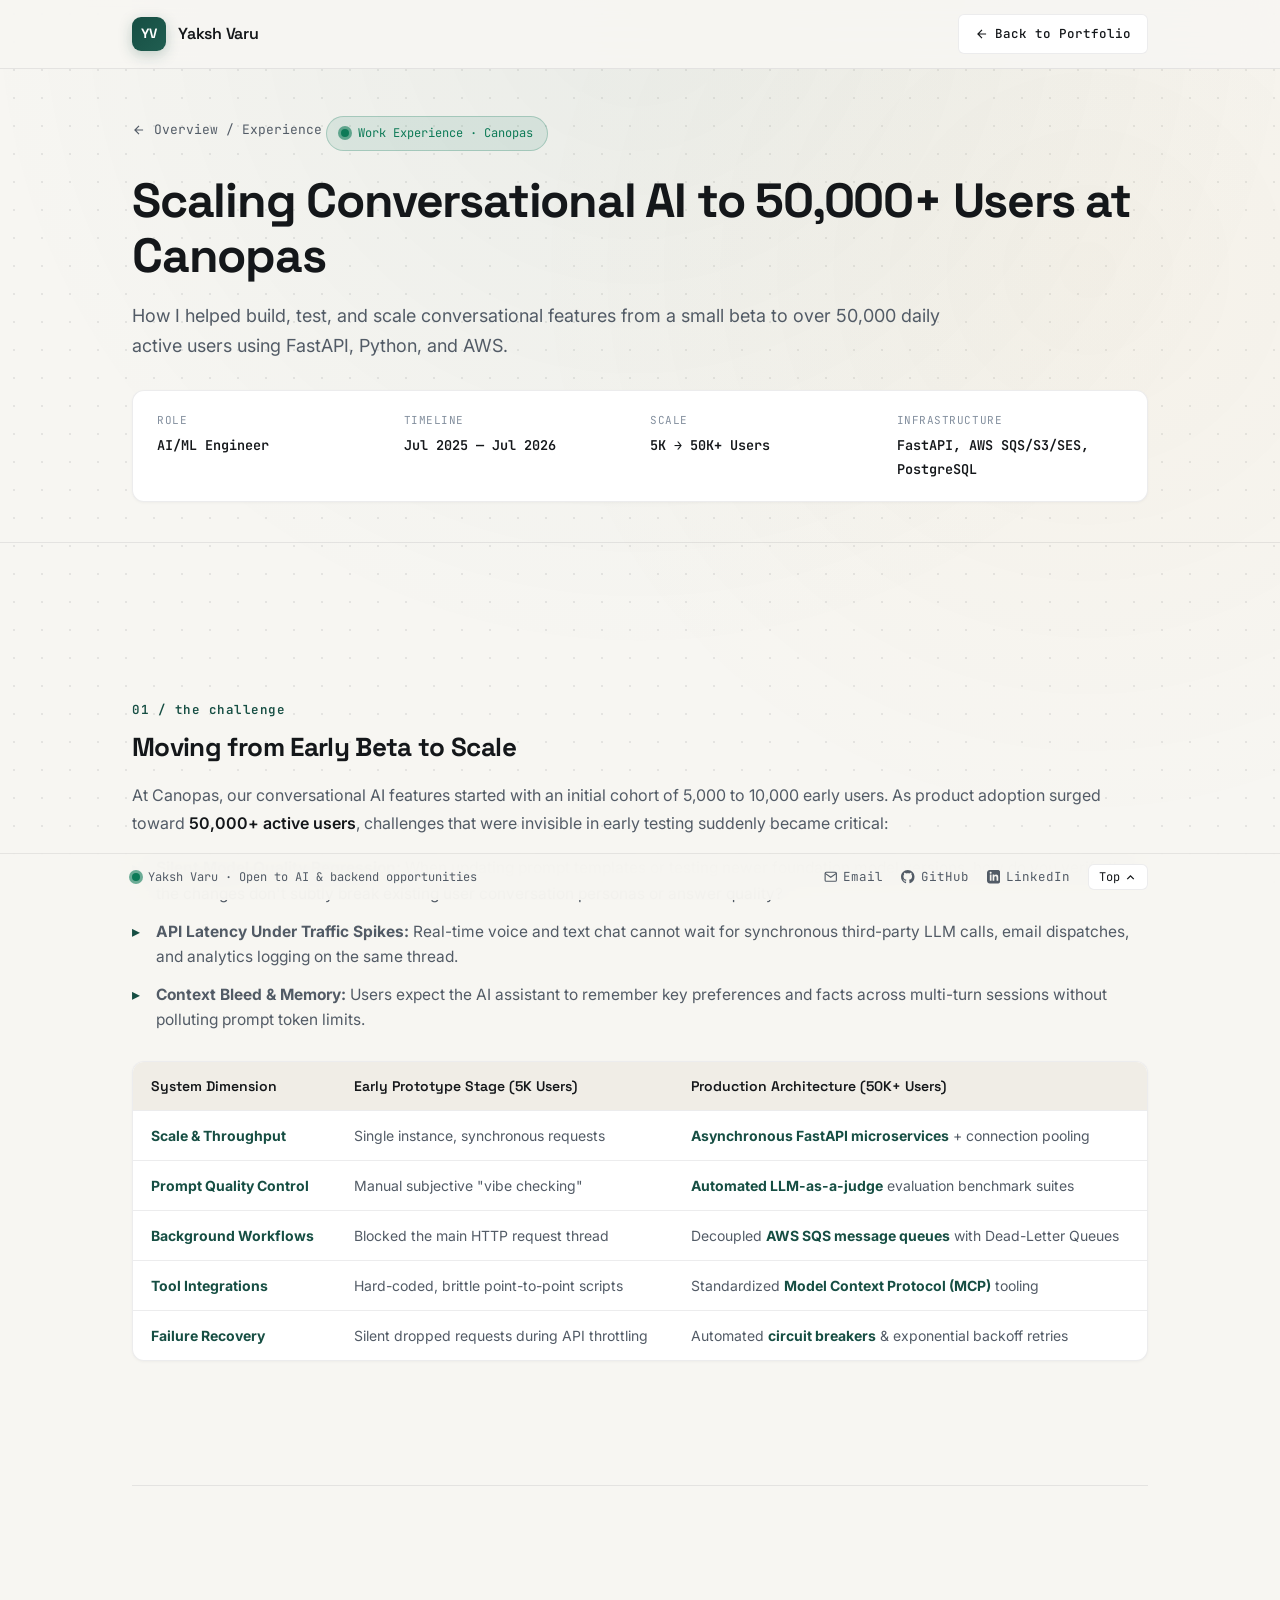
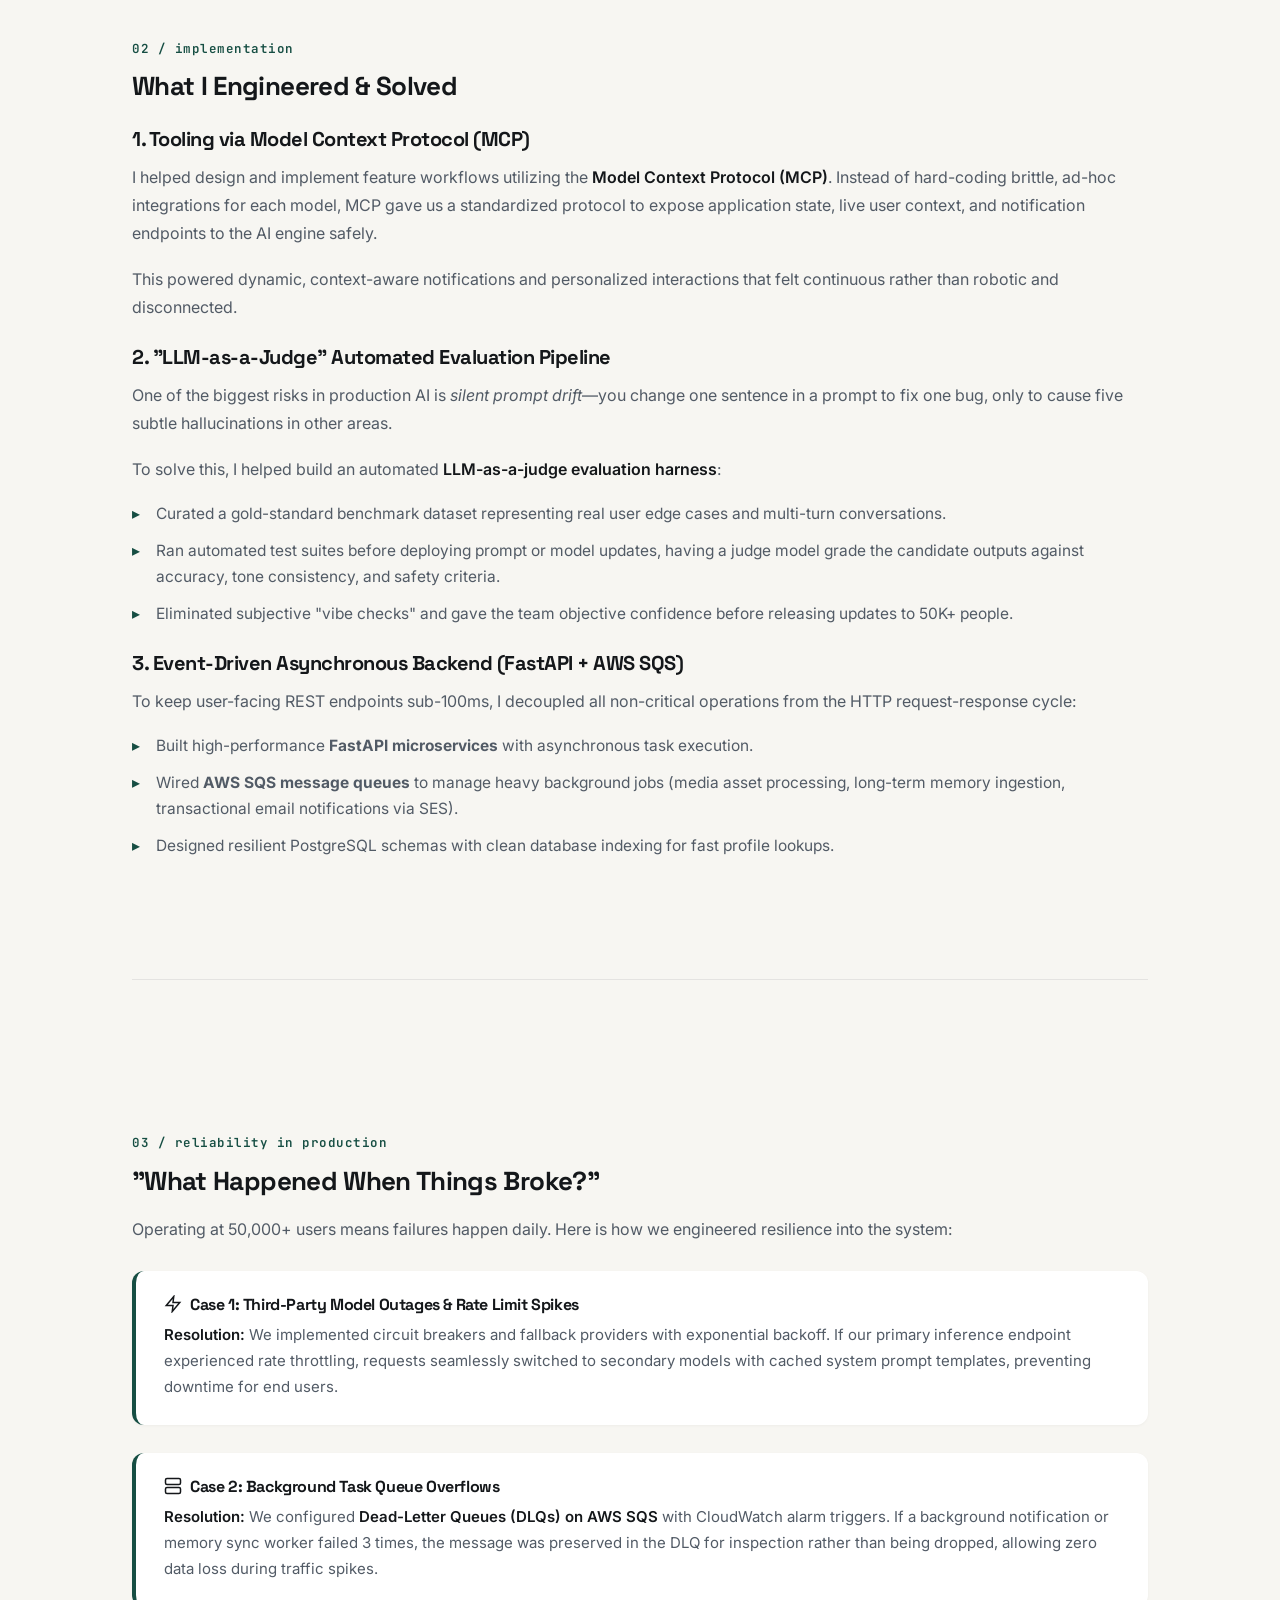
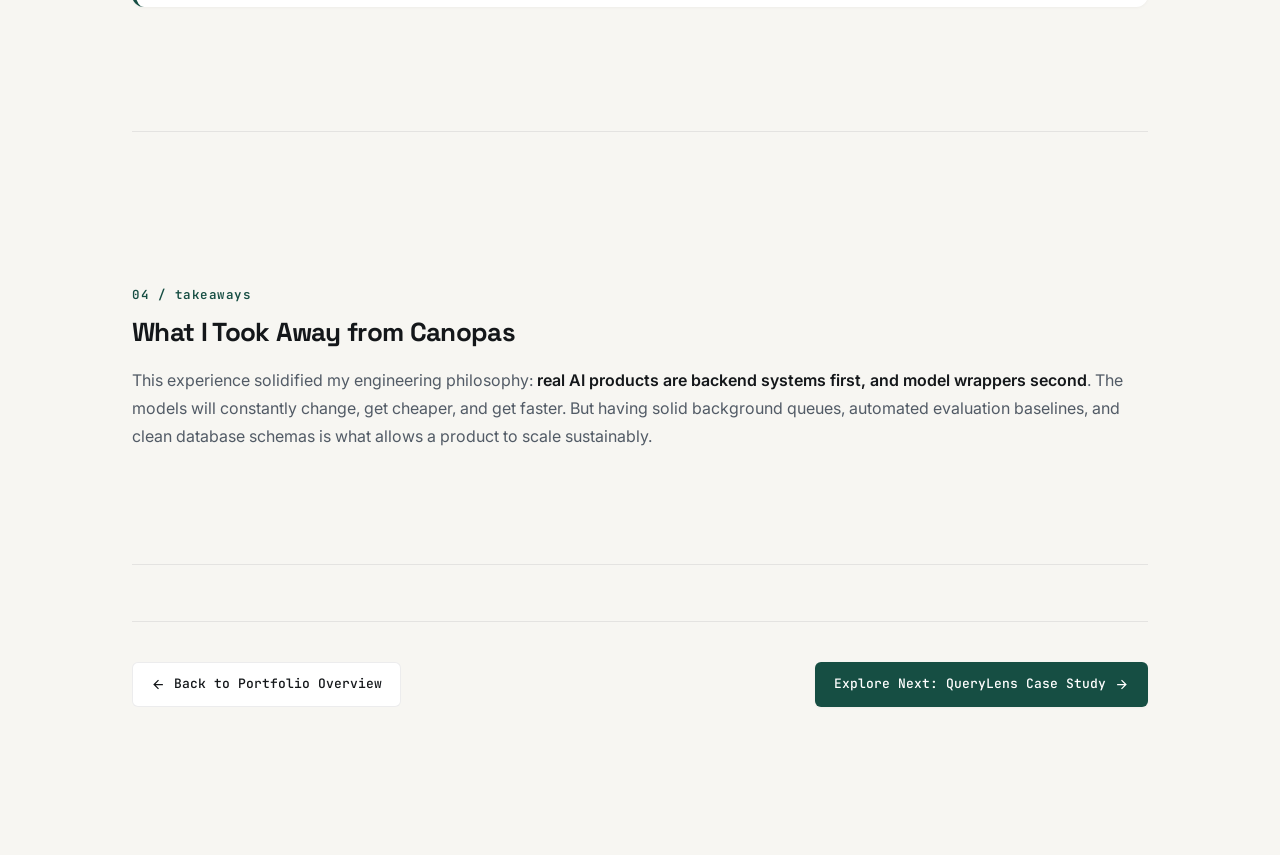
<file: canopas.html>
<!DOCTYPE html>
<html lang="en" data-theme="light">
<head>
  <meta charset="UTF-8">
  <meta name="viewport" content="width=device-width, initial-scale=1.0">
  <title>Canopas Engineering Deep-Dive — Yaksh Varu</title>
  <meta name="description" content="Engineering deep-dive of Yaksh Varu's work at Canopas: scaling conversational AI features to 50,000+ active users, implementing MCP tooling, and building LLM-as-a-judge evaluation pipelines.">
  <meta name="color-scheme" content="light dark">

  <!-- Google Fonts -->
  <link rel="preconnect" href="https://fonts.googleapis.com">
  <link rel="preconnect" href="https://fonts.gstatic.com" crossorigin>
  <link href="https://fonts.googleapis.com/css2?family=Space+Grotesk:wght@400;500;600;700&family=Inter:wght@300;400;500;600;700&family=JetBrains+Mono:wght@400;500;600&display=swap" rel="stylesheet">
  
  <link rel="stylesheet" href="css/style.css?v=5">
</head>
<body>
  <div class="bg-pattern" aria-hidden="true"></div>

  <!-- Navigation -->
  <nav id="navbar">
    <div class="wrap nav-wrap">
      <a class="nav-logo" href="index.html" aria-label="Yaksh Varu — Home">
        <span class="nav-logo-badge">YV</span>
        <span class="nav-logo-text">Yaksh Varu</span>
      </a>

      <div class="nav-actions">
        <a href="index.html" class="nav-resume-btn nav-back-btn">
          <svg viewBox="0 0 24 24" width="14" height="14" fill="none" stroke="currentColor" stroke-width="2"><path d="M19 12H5M12 19l-7-7 7-7"/></svg>
          <span>Back to Portfolio</span>
        </a>
      </div>
    </div>
  </nav>

  <!-- Case Study Header -->
  <header class="case-study-header">
    <div class="wrap">
      <a href="index.html#experience" class="back-nav">
        <svg viewBox="0 0 24 24" width="14" height="14" fill="none" stroke="currentColor" stroke-width="2"><path d="M19 12H5M12 19l-7-7 7-7"/></svg>
        <span>Overview / Experience</span>
      </a>

      <div class="status-pill">
        <span class="pulse-dot"></span>
        <span>Work Experience · Canopas</span>
      </div>

      <h1 class="case-study-title">
        Scaling Conversational AI to 50,000+ Users at Canopas
      </h1>

      <p class="case-study-lead">
        How I helped build, test, and scale conversational features from a small beta to over 50,000 daily active users using FastAPI, Python, and AWS.
      </p>

      <!-- Meta Bar -->
      <div class="case-meta-bar">
        <div class="meta-item">
          <div class="meta-item-label">Role</div>
          <div class="meta-item-value">AI/ML Engineer</div>
        </div>
        <div class="meta-item">
          <div class="meta-item-label">Timeline</div>
          <div class="meta-item-value">Jul 2025 — Jul 2026</div>
        </div>
        <div class="meta-item">
          <div class="meta-item-label">Scale</div>
          <div class="meta-item-value">5K → 50K+ Users</div>
        </div>
        <div class="meta-item">
          <div class="meta-item-label">Infrastructure</div>
          <div class="meta-item-value">FastAPI, AWS SQS/S3/SES, PostgreSQL</div>
        </div>
      </div>
    </div>
  </header>

  <!-- Case Study Content -->
  <main class="case-content">
    <div class="wrap">
      
      <!-- Section 1: The Challenge -->
      <section class="case-section">
        <div class="eyebrow">01 / the challenge</div>
        <h2>Moving from Early Beta to Scale</h2>
        <p>
          At Canopas, our conversational AI features started with an initial cohort of 5,000 to 10,000 early users. As product adoption surged toward <strong>50,000+ active users</strong>, challenges that were invisible in early testing suddenly became critical:
        </p>

        <ul>
          <li>
            <strong>Silent Model Quality Regression:</strong> When updating prompt templates or testing newer foundation model versions, how do you verify that the changes don't subtly break existing user conversation personas or answer quality?
          </li>
          <li>
            <strong>API Latency Under Traffic Spikes:</strong> Real-time voice and text chat cannot wait for synchronous third-party LLM calls, email dispatches, and analytics logging on the same thread.
          </li>
          <li>
            <strong>Context Bleed & Memory:</strong> Users expect the AI assistant to remember key preferences and facts across multi-turn sessions without polluting prompt token limits.
          </li>
        </ul>

        <div class="comparison-table-wrap">
          <table class="comparison-table">
            <thead>
              <tr>
                <th>System Dimension</th>
                <th>Early Prototype Stage (5K Users)</th>
                <th>Production Architecture (50K+ Users)</th>
              </tr>
            </thead>
            <tbody>
              <tr>
                <td><strong>Scale & Throughput</strong></td>
                <td>Single instance, synchronous requests</td>
                <td><strong>Asynchronous FastAPI microservices</strong> + connection pooling</td>
              </tr>
              <tr>
                <td><strong>Prompt Quality Control</strong></td>
                <td>Manual subjective "vibe checking"</td>
                <td><strong>Automated LLM-as-a-judge</strong> evaluation benchmark suites</td>
              </tr>
              <tr>
                <td><strong>Background Workflows</strong></td>
                <td>Blocked the main HTTP request thread</td>
                <td>Decoupled <strong>AWS SQS message queues</strong> with Dead-Letter Queues</td>
              </tr>
              <tr>
                <td><strong>Tool Integrations</strong></td>
                <td>Hard-coded, brittle point-to-point scripts</td>
                <td>Standardized <strong>Model Context Protocol (MCP)</strong> tooling</td>
              </tr>
              <tr>
                <td><strong>Failure Recovery</strong></td>
                <td>Silent dropped requests during API throttling</td>
                <td>Automated <strong>circuit breakers</strong> & exponential backoff retries</td>
              </tr>
            </tbody>
          </table>
        </div>
      </section>

      <!-- Section 2: What I Built -->
      <section class="case-section">
        <div class="eyebrow">02 / implementation</div>
        <h2>What I Engineered & Solved</h2>

        <h3>1. Tooling via Model Context Protocol (MCP)</h3>
        <p>
          I helped design and implement feature workflows utilizing the <strong>Model Context Protocol (MCP)</strong>. Instead of hard-coding brittle, ad-hoc integrations for each model, MCP gave us a standardized protocol to expose application state, live user context, and notification endpoints to the AI engine safely.
        </p>
        <p>
          This powered dynamic, context-aware notifications and personalized interactions that felt continuous rather than robotic and disconnected.
        </p>

        <h3>2. "LLM-as-a-Judge" Automated Evaluation Pipeline</h3>
        <p>
          One of the biggest risks in production AI is <em>silent prompt drift</em>—you change one sentence in a prompt to fix one bug, only to cause five subtle hallucinations in other areas.
        </p>
        <p>
          To solve this, I helped build an automated <strong>LLM-as-a-judge evaluation harness</strong>:
        </p>
        <ul>
          <li>Curated a gold-standard benchmark dataset representing real user edge cases and multi-turn conversations.</li>
          <li>Ran automated test suites before deploying prompt or model updates, having a judge model grade the candidate outputs against accuracy, tone consistency, and safety criteria.</li>
          <li>Eliminated subjective "vibe checks" and gave the team objective confidence before releasing updates to 50K+ people.</li>
        </ul>

        <h3>3. Event-Driven Asynchronous Backend (FastAPI + AWS SQS)</h3>
        <p>
          To keep user-facing REST endpoints sub-100ms, I decoupled all non-critical operations from the HTTP request-response cycle:
        </p>
        <ul>
          <li>Built high-performance <strong>FastAPI microservices</strong> with asynchronous task execution.</li>
          <li>Wired <strong>AWS SQS message queues</strong> to manage heavy background jobs (media asset processing, long-term memory ingestion, transactional email notifications via SES).</li>
          <li>Designed resilient PostgreSQL schemas with clean database indexing for fast profile lookups.</li>
        </ul>
      </section>

      <!-- Section 3: Handling Failure Modes -->
      <section class="case-section">
        <div class="eyebrow">03 / reliability in production</div>
        <h2>"What Happened When Things Broke?"</h2>
        <p>
          Operating at 50,000+ users means failures happen daily. Here is how we engineered resilience into the system:
        </p>

        <div class="callout-box">
          <h4>
            <svg viewBox="0 0 24 24" width="18" height="18" fill="none" stroke="currentColor" stroke-width="2"><path d="M13 2L3 14h9l-1 8 10-12h-9l1-8z"></path></svg>
            Case 1: Third-Party Model Outages & Rate Limit Spikes
          </h4>
          <p>
            <strong>Resolution:</strong> We implemented circuit breakers and fallback providers with exponential backoff. If our primary inference endpoint experienced rate throttling, requests seamlessly switched to secondary models with cached system prompt templates, preventing downtime for end users.
          </p>
        </div>

        <div class="callout-box">
          <h4>
            <svg viewBox="0 0 24 24" width="18" height="18" fill="none" stroke="currentColor" stroke-width="2"><rect x="2" y="2" width="20" height="8" rx="2" ry="2"></rect><rect x="2" y="14" width="20" height="8" rx="2" ry="2"></rect><line x1="6" y1="6" x2="6.01" y2="6"></line><line x1="6" y1="18" x2="6.01" y2="18"></line></svg>
            Case 2: Background Task Queue Overflows
          </h4>
          <p>
            <strong>Resolution:</strong> We configured <strong>Dead-Letter Queues (DLQs) on AWS SQS</strong> with CloudWatch alarm triggers. If a background notification or memory sync worker failed 3 times, the message was preserved in the DLQ for inspection rather than being dropped, allowing zero data loss during traffic spikes.
          </p>
        </div>
      </section>

      <!-- Section 4: Reflections & Takeaways -->
      <section class="case-section">
        <div class="eyebrow">04 / takeaways</div>
        <h2>What I Took Away from Canopas</h2>
        <p>
          This experience solidified my engineering philosophy: <strong>real AI products are backend systems first, and model wrappers second</strong>. The models will constantly change, get cheaper, and get faster. But having solid background queues, automated evaluation baselines, and clean database schemas is what allows a product to scale sustainably.
        </p>
      </section>

      <!-- Case Footer Navigation -->
      <div class="case-nav-footer">
        <a href="index.html#experience" class="btn secondary">
          <svg viewBox="0 0 24 24" width="15" height="15" fill="none" stroke="currentColor" stroke-width="2"><path d="M19 12H5M12 19l-7-7 7-7"/></svg>
          <span>Back to Portfolio Overview</span>
        </a>

        <a href="querylens.html" class="btn primary">
          <span>Explore Next: QueryLens Case Study</span>
          <svg viewBox="0 0 24 24" width="15" height="15" fill="none" stroke="currentColor" stroke-width="2"><path d="M5 12h14M12 5l7 7-7 7"/></svg>
        </a>
      </div>

    </div>
  </main>

  <!-- Sticky Bottom Bar -->
  <footer id="bottomBar" class="sticky-bottom-bar">
    <div class="wrap bottom-bar-wrap">
      <div class="bottom-status">
        <span class="pulse-dot"></span>
        <span>Yaksh Varu · Open to AI & backend opportunities</span>
      </div>
      <div class="bottom-actions">
        <a href="mailto:yaksh.190403varu@gmail.com" class="bottom-link">
          <svg viewBox="0 0 24 24" width="13.5" height="13.5" fill="none" stroke="currentColor" stroke-width="2"><path d="M4 4h16c1.1 0 2 .9 2 2v12c0 1.1-.9 2-2 2H4c-1.1 0-2-.9-2-2V6c0-1.1.9-2 2-2z"></path><polyline points="22,6 12,13 2,6"></polyline></svg>
          <span>Email</span>
        </a>
        <a href="https://github.com/Yaksh1943" target="_blank" rel="noopener" class="bottom-link">
          <svg viewBox="0 0 24 24" width="13.5" height="13.5" fill="currentColor"><path d="M12 0C5.37 0 0 5.37 0 12c0 5.31 3.435 9.795 8.205 11.385.6.105.825-.255.825-.57 0-.285-.015-1.23-.015-2.235-3.015.555-3.795-.735-4.035-1.41-.135-.345-.72-1.41-1.23-1.695-.42-.225-1.02-.78-.015-.795.945-.015 1.62.87 1.845 1.23 1.08 1.815 2.805 1.305 3.495.99.105-.78.42-1.305.765-1.605-2.67-.3-5.46-1.335-5.46-5.925 0-1.305.465-2.385 1.23-3.225-.12-.3-.54-1.53.12-3.18 0 0 1.005-.315 3.3 1.23.96-.27 1.98-.405 3-.405s2.04.135 3 .405c2.295-1.56 3.3-1.23 3.3-1.23.66 1.65.24 2.88.12 3.18.765.84 1.23 1.905 1.23 3.225 0 4.605-2.805 5.625-5.475 5.925.435.375.81 1.095.81 2.22 0 1.605-.015 2.895-.015 3.3 0 .315.225.69.825.57A12.02 12.02 0 0 0 24 12c0-6.63-5.37-12-12-12z"/></svg>
          <span>GitHub</span>
        </a>
        <a href="https://www.linkedin.com/in/yaksh-varu-8677042a8" target="_blank" rel="noopener" class="bottom-link">
          <svg viewBox="0 0 24 24" width="13.5" height="13.5" fill="currentColor"><path d="M19 0h-14c-2.761 0-5 2.239-5 5v14c0 2.761 2.239 5 5 5h14c2.762 0 5-2.239 5-5v-14c0-2.761-2.238-5-5-5zm-11 19h-3v-11h3v11zm-1.5-12.268c-.966 0-1.75-.79-1.75-1.764s.784-1.764 1.75-1.764 1.75.79 1.75 1.764-.783 1.764-1.75 1.764zm13.5 12.268h-3v-5.604c0-3.368-4-3.113-4 0v5.604h-3v-11h3v1.765c1.396-2.586 7-2.777 7 2.476v6.759z"/></svg>
          <span>LinkedIn</span>
        </a>
        <button id="footerBackToTop" class="bottom-top-btn" aria-label="Scroll back to top">
          <span>Top</span>
          <svg viewBox="0 0 24 24" width="13" height="13" fill="none" stroke="currentColor" stroke-width="2.5"><path d="M18 15l-6-6-6 6"/></svg>
        </button>
      </div>
    </div>
  </footer>

  <script src="js/script.js?v=2"></script>
</body>
</html>
</file>
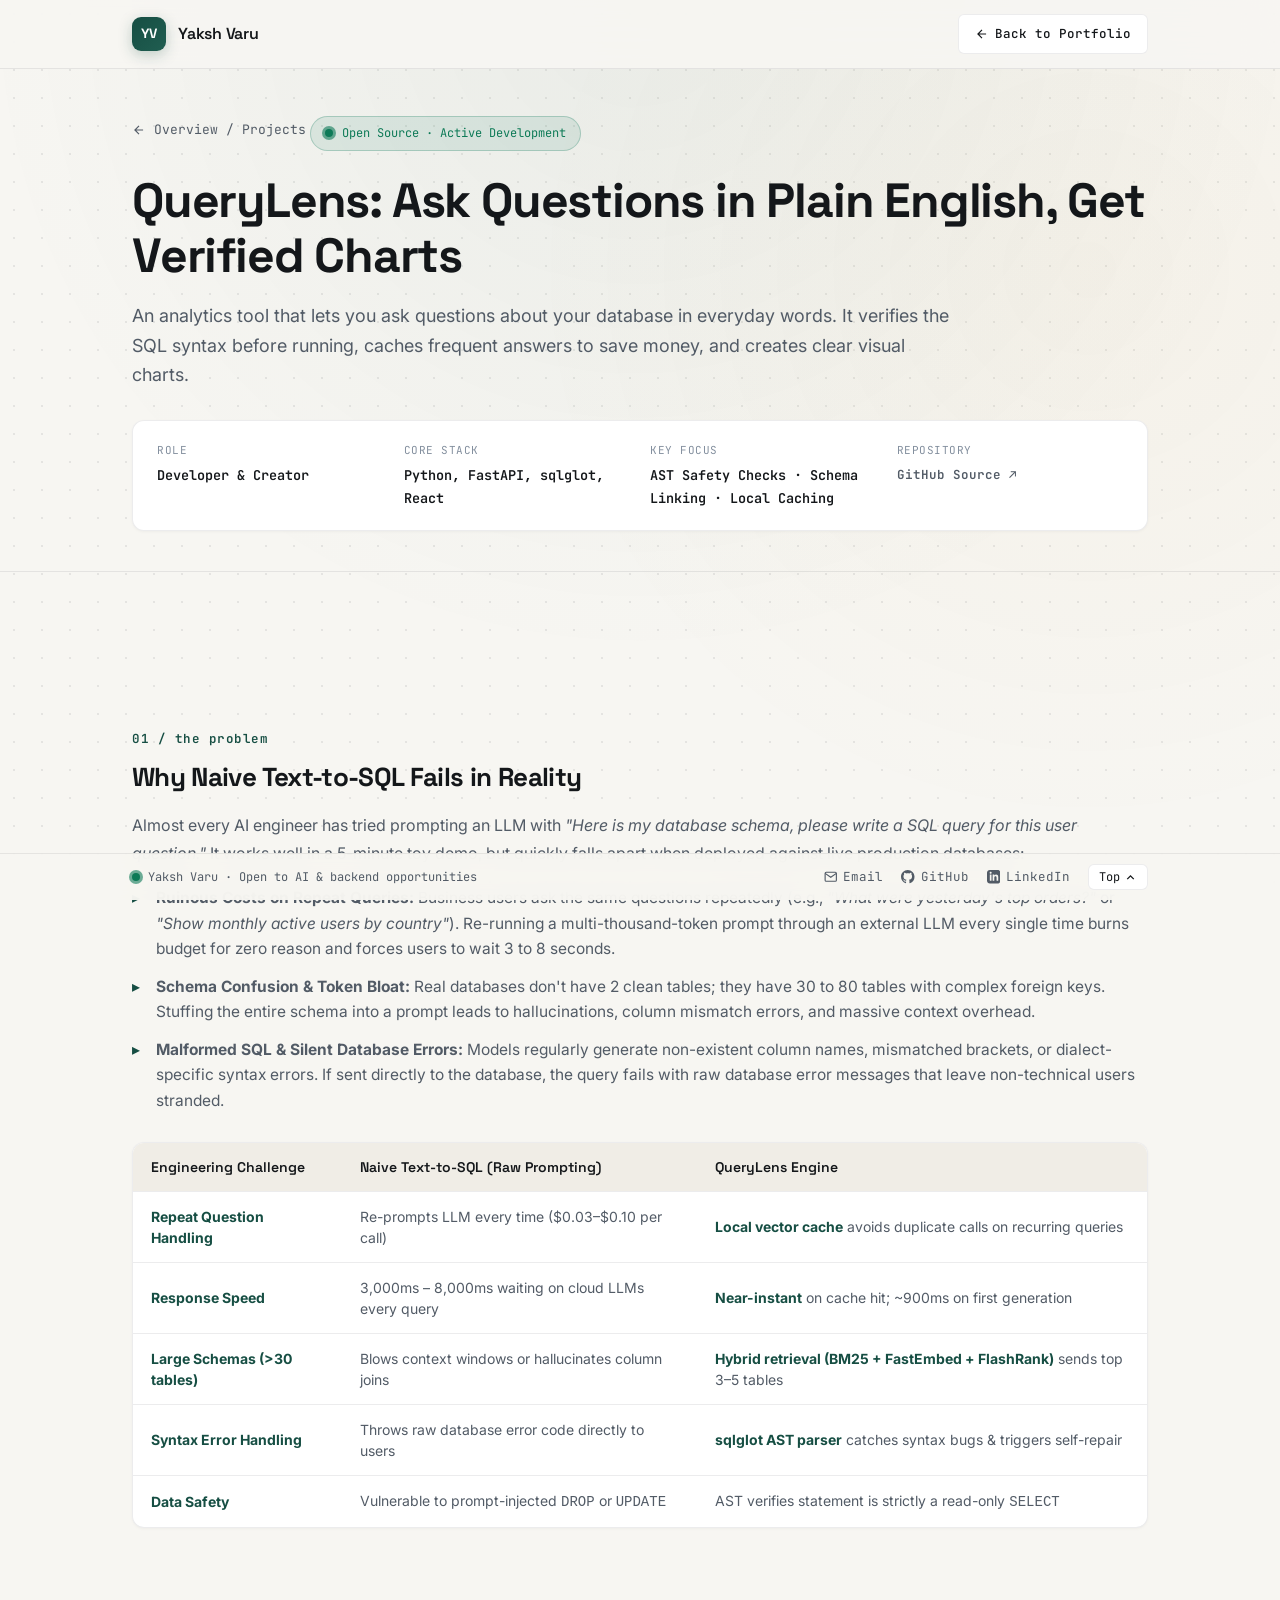
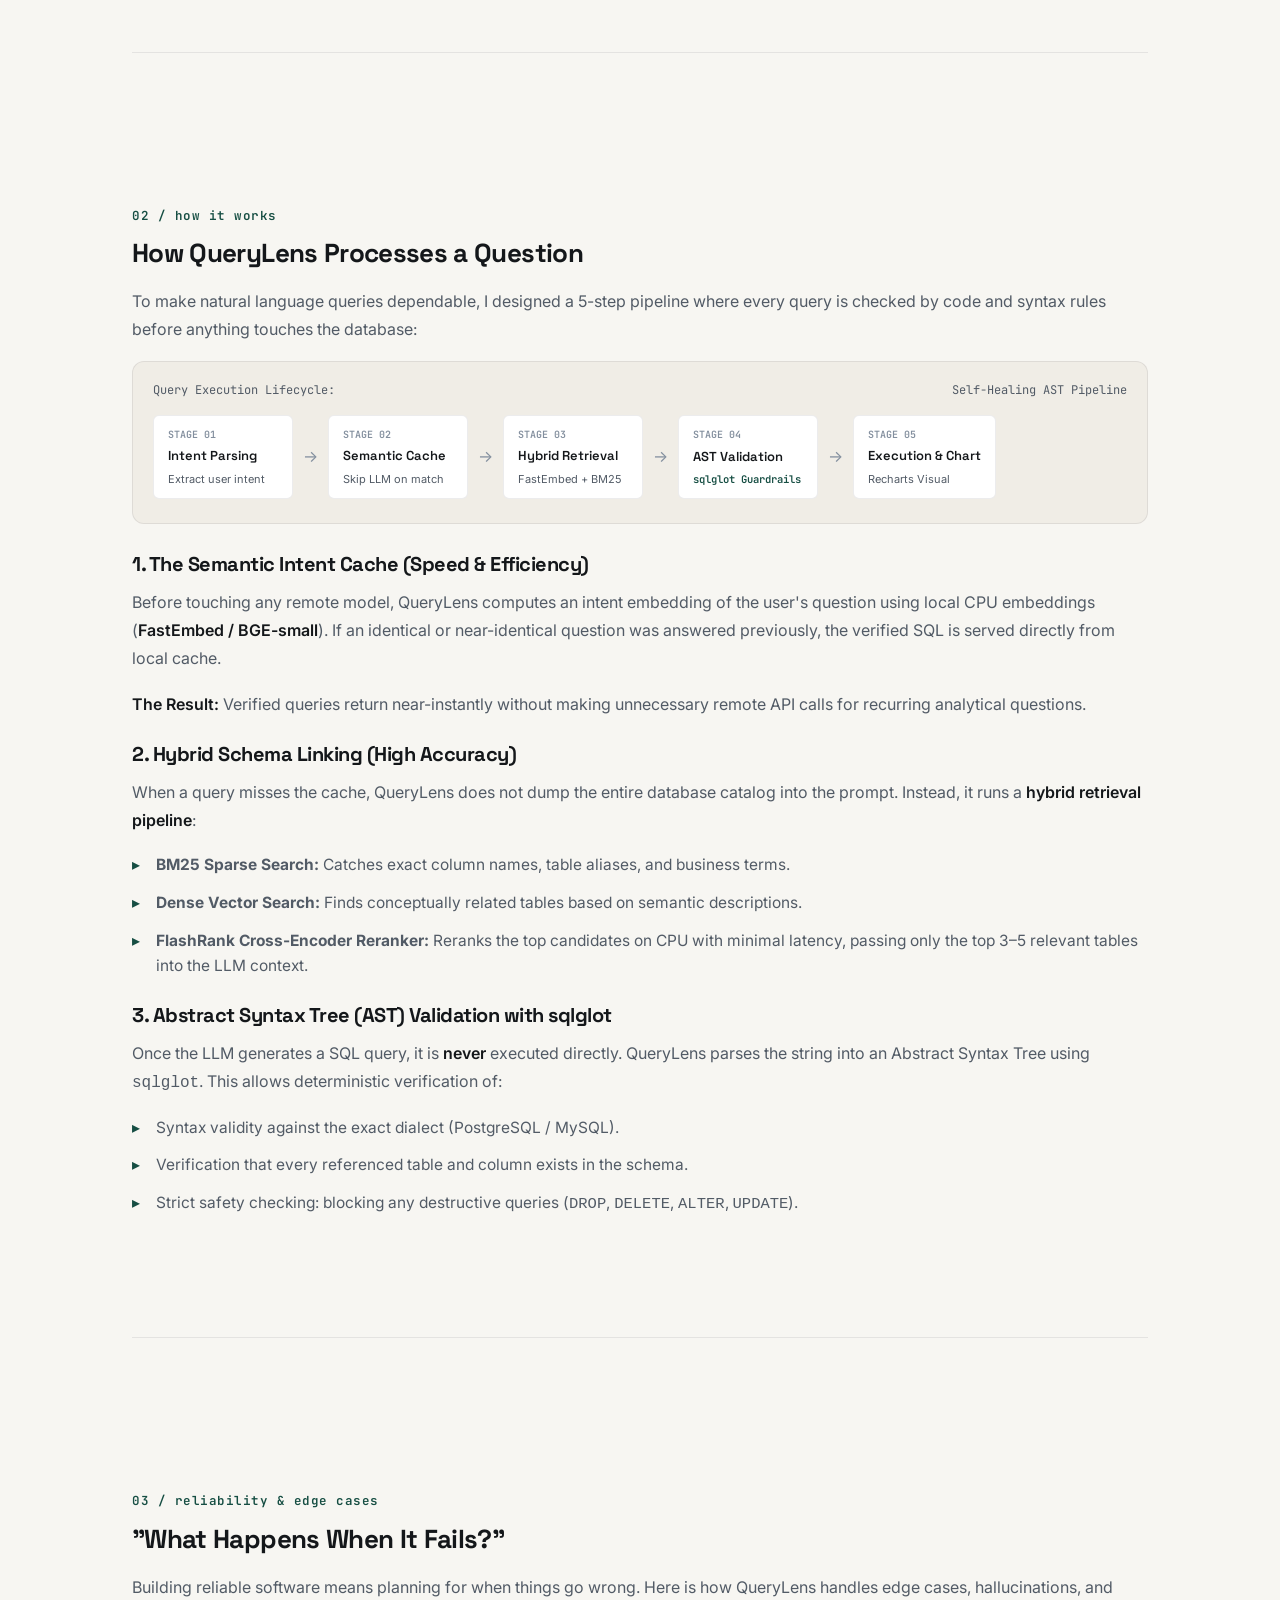
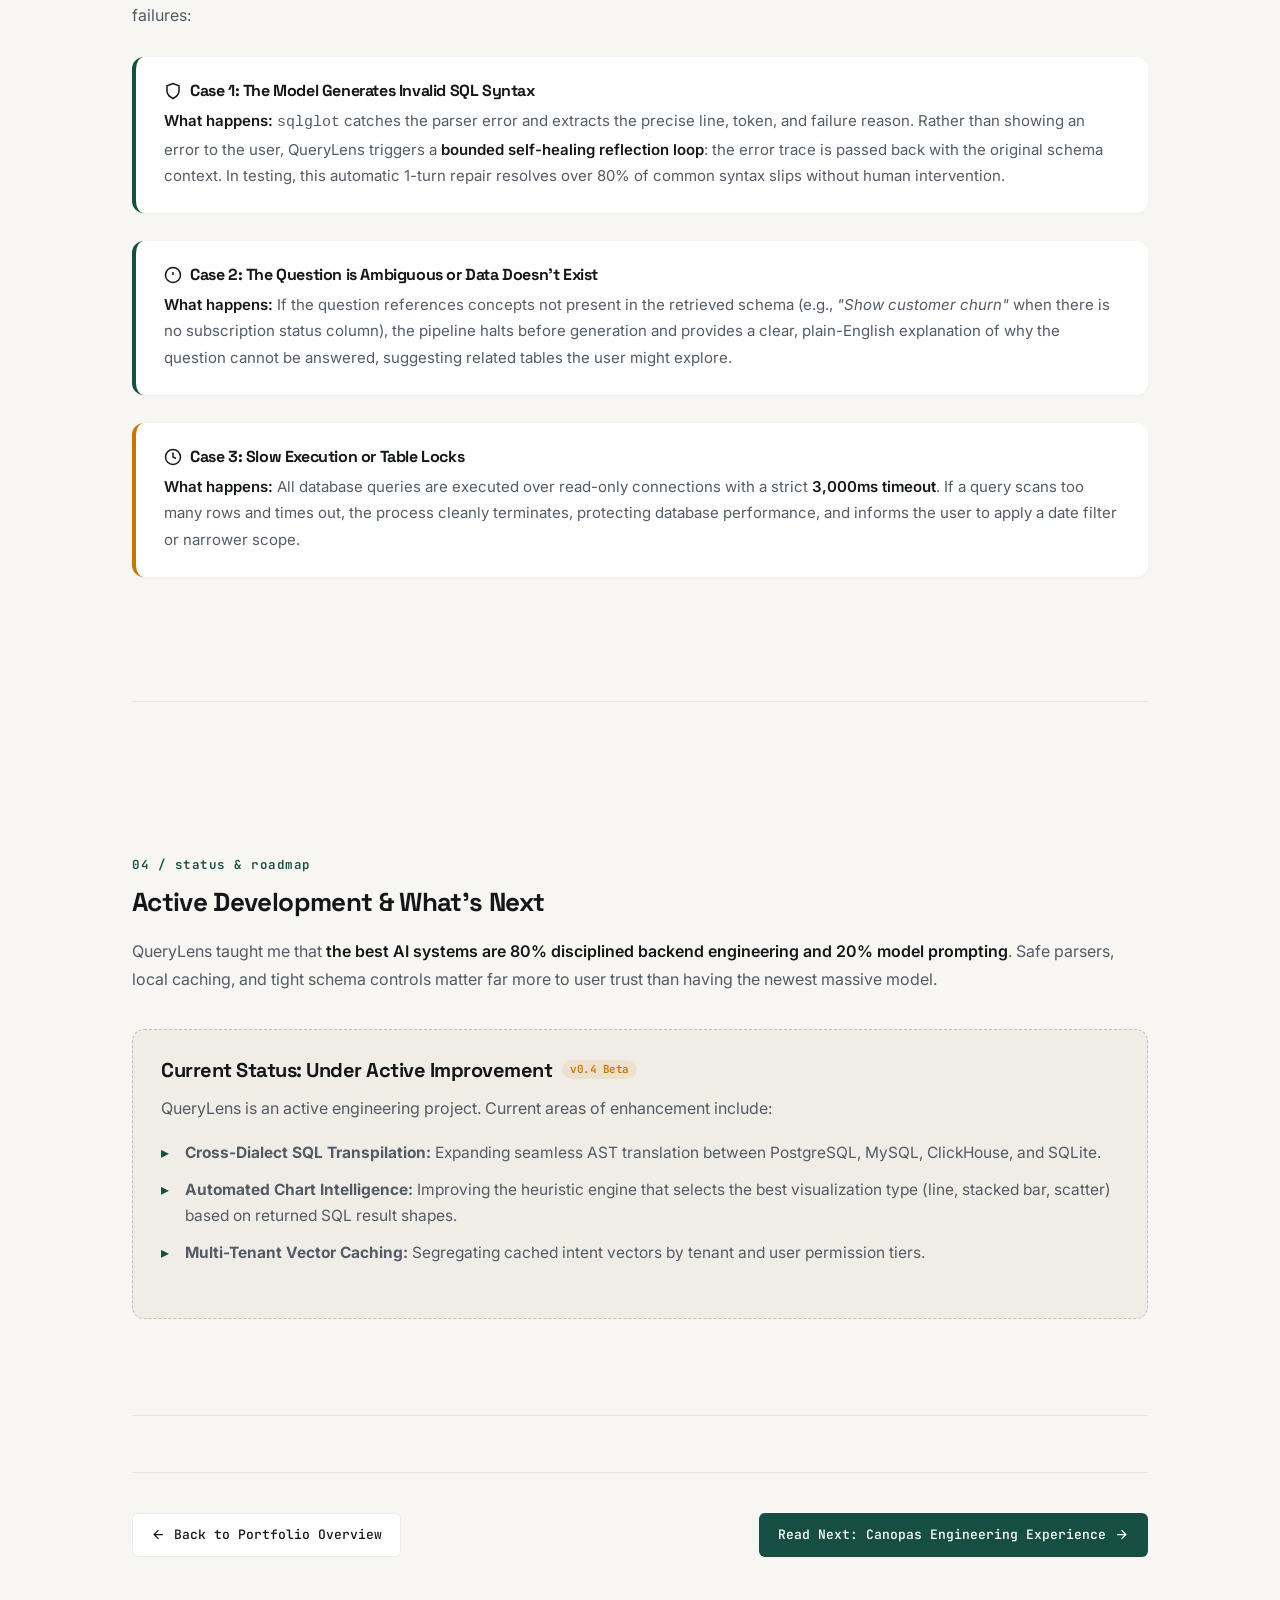
<file: querylens.html>
<!DOCTYPE html>
<html lang="en" data-theme="light">
<head>
  <meta charset="UTF-8">
  <meta name="viewport" content="width=device-width, initial-scale=1.0">
  <title>QueryLens Deep-Dive Case Study — Yaksh Varu</title>
  <meta name="description" content="Engineering case study of QueryLens: a production-grade Text-to-SQL platform featuring semantic vector caching, hybrid schema linking, and AST self-healing reflection loops.">
  <meta name="color-scheme" content="light dark">

  <!-- Google Fonts -->
  <link rel="preconnect" href="https://fonts.googleapis.com">
  <link rel="preconnect" href="https://fonts.gstatic.com" crossorigin>
  <link href="https://fonts.googleapis.com/css2?family=Space+Grotesk:wght@400;500;600;700&family=Inter:wght@300;400;500;600;700&family=JetBrains+Mono:wght@400;500;600&display=swap" rel="stylesheet">
  
  <link rel="stylesheet" href="css/style.css?v=5">
</head>
<body>
  <div class="bg-pattern" aria-hidden="true"></div>

  <!-- Navigation -->
  <nav id="navbar">
    <div class="wrap nav-wrap">
      <a class="nav-logo" href="index.html" aria-label="Yaksh Varu — Home">
        <span class="nav-logo-badge">YV</span>
        <span class="nav-logo-text">Yaksh Varu</span>
      </a>

      <div class="nav-actions">
        <a href="index.html" class="nav-resume-btn nav-back-btn">
          <svg viewBox="0 0 24 24" width="14" height="14" fill="none" stroke="currentColor" stroke-width="2"><path d="M19 12H5M12 19l-7-7 7-7"/></svg>
          <span>Back to Portfolio</span>
        </a>
      </div>
    </div>
  </nav>

  <!-- Case Study Header -->
  <header class="case-study-header">
    <div class="wrap">
      <a href="index.html" class="back-nav">
        <svg viewBox="0 0 24 24" width="14" height="14" fill="none" stroke="currentColor" stroke-width="2"><path d="M19 12H5M12 19l-7-7 7-7"/></svg>
        <span>Overview / Projects</span>
      </a>

      <div class="status-pill">
        <span class="pulse-dot"></span>
        <span>Open Source · Active Development</span>
      </div>

      <h1 class="case-study-title">
        QueryLens: Ask Questions in Plain English, Get Verified Charts
      </h1>

      <p class="case-study-lead">
        An analytics tool that lets you ask questions about your database in everyday words. It verifies the SQL syntax before running, caches frequent answers to save money, and creates clear visual charts.
      </p>

      <!-- Meta Bar -->
      <div class="case-meta-bar">
        <div class="meta-item">
          <div class="meta-item-label">Role</div>
          <div class="meta-item-value">Developer & Creator</div>
        </div>
        <div class="meta-item">
          <div class="meta-item-label">Core Stack</div>
          <div class="meta-item-value">Python, FastAPI, sqlglot, React</div>
        </div>
        <div class="meta-item">
          <div class="meta-item-label">Key Focus</div>
          <div class="meta-item-value">AST Safety Checks · Schema Linking · Local Caching</div>
        </div>
        <div class="meta-item">
          <div class="meta-item-label">Repository</div>
          <div class="meta-item-value">
            <a href="https://github.com/Yaksh1943/query-lens" target="_blank" rel="noopener" class="repo-link">
              <span>GitHub Source ↗</span>
            </a>
          </div>
        </div>
      </div>
    </div>
  </header>

  <!-- Case Study Content -->
  <main class="case-content">
    <div class="wrap">
      
      <!-- Section 1: The Problem -->
      <section class="case-section">
        <div class="eyebrow">01 / the problem</div>
        <h2>Why Naive Text-to-SQL Fails in Reality</h2>
        <p>
          Almost every AI engineer has tried prompting an LLM with <em>"Here is my database schema, please write a SQL query for this user question."</em> It works well in a 5-minute toy demo, but quickly falls apart when deployed against live production databases:
        </p>

        <ul>
          <li>
            <strong>Ruinous Costs on Repeat Queries:</strong> Business users ask the same questions repeatedly (e.g., <em>"What were yesterday's top orders?"</em> or <em>"Show monthly active users by country"</em>). Re-running a multi-thousand-token prompt through an external LLM every single time burns budget for zero reason and forces users to wait 3 to 8 seconds.
          </li>
          <li>
            <strong>Schema Confusion & Token Bloat:</strong> Real databases don't have 2 clean tables; they have 30 to 80 tables with complex foreign keys. Stuffing the entire schema into a prompt leads to hallucinations, column mismatch errors, and massive context overhead.
          </li>
          <li>
            <strong>Malformed SQL & Silent Database Errors:</strong> Models regularly generate non-existent column names, mismatched brackets, or dialect-specific syntax errors. If sent directly to the database, the query fails with raw database error messages that leave non-technical users stranded.
          </li>
        </ul>

        <div class="comparison-table-wrap">
          <table class="comparison-table">
            <thead>
              <tr>
                <th>Engineering Challenge</th>
                <th>Naive Text-to-SQL (Raw Prompting)</th>
                <th>QueryLens Engine</th>
              </tr>
            </thead>
            <tbody>
              <tr>
                <td><strong>Repeat Question Handling</strong></td>
                <td>Re-prompts LLM every time ($0.03–$0.10 per call)</td>
                <td><strong>Local vector cache</strong> avoids duplicate calls on recurring queries</td>
              </tr>
              <tr>
                <td><strong>Response Speed</strong></td>
                <td>3,000ms – 8,000ms waiting on cloud LLMs every query</td>
                <td><strong>Near-instant</strong> on cache hit; ~900ms on first generation</td>
              </tr>
              <tr>
                <td><strong>Large Schemas (&gt;30 tables)</strong></td>
                <td>Blows context windows or hallucinates column joins</td>
                <td><strong>Hybrid retrieval (BM25 + FastEmbed + FlashRank)</strong> sends top 3–5 tables</td>
              </tr>
              <tr>
                <td><strong>Syntax Error Handling</strong></td>
                <td>Throws raw database error code directly to users</td>
                <td><strong>sqlglot AST parser</strong> catches syntax bugs & triggers self-repair</td>
              </tr>
              <tr>
                <td><strong>Data Safety</strong></td>
                <td>Vulnerable to prompt-injected <code>DROP</code> or <code>UPDATE</code></td>
                <td>AST verifies statement is strictly a read-only <code>SELECT</code></td>
              </tr>
            </tbody>
          </table>
        </div>
      </section>

      <!-- Section 2: Architecture & Lifecycle -->
      <section class="case-section">
        <div class="eyebrow">02 / how it works</div>
        <h2>How QueryLens Processes a Question</h2>
        <p>
          To make natural language queries dependable, I designed a 5-step pipeline where every query is checked by code and syntax rules before anything touches the database:
        </p>

        <!-- Visual Architecture Strip -->
        <div class="pipeline-flow-wrap">
          <div class="pipeline-flow-header">
            <span>Query Execution Lifecycle:</span>
            <span>Self-Healing AST Pipeline</span>
          </div>
          <div class="pipeline-flow">
            <div class="p-step">
              <span class="p-step-num">STAGE 01</span>
              <span class="p-step-title">Intent Parsing</span>
              <span class="p-step-desc">Extract user intent</span>
            </div>
            <div class="p-arrow">→</div>
            <div class="p-step">
              <span class="p-step-num">STAGE 02</span>
              <span class="p-step-title">Semantic Cache</span>
              <span class="p-step-desc">Skip LLM on match</span>
            </div>
            <div class="p-arrow">→</div>
            <div class="p-step">
              <span class="p-step-num">STAGE 03</span>
              <span class="p-step-title">Hybrid Retrieval</span>
              <span class="p-step-desc">FastEmbed + BM25</span>
            </div>
            <div class="p-arrow">→</div>
            <div class="p-step">
              <span class="p-step-num">STAGE 04</span>
              <span class="p-step-title">AST Validation</span>
              <span class="p-step-badge">sqlglot Guardrails</span>
            </div>
            <div class="p-arrow">→</div>
            <div class="p-step">
              <span class="p-step-num">STAGE 05</span>
              <span class="p-step-title">Execution & Chart</span>
              <span class="p-step-desc">Recharts Visual</span>
            </div>
          </div>
        </div>

        <h3>1. The Semantic Intent Cache (Speed & Efficiency)</h3>
        <p>
          Before touching any remote model, QueryLens computes an intent embedding of the user's question using local CPU embeddings (<strong>FastEmbed / BGE-small</strong>). If an identical or near-identical question was answered previously, the verified SQL is served directly from local cache.
        </p>
        <p>
          <strong>The Result:</strong> Verified queries return near-instantly without making unnecessary remote API calls for recurring analytical questions.
        </p>

        <h3>2. Hybrid Schema Linking (High Accuracy)</h3>
        <p>
          When a query misses the cache, QueryLens does not dump the entire database catalog into the prompt. Instead, it runs a <strong>hybrid retrieval pipeline</strong>:
        </p>
        <ul>
          <li><strong>BM25 Sparse Search:</strong> Catches exact column names, table aliases, and business terms.</li>
          <li><strong>Dense Vector Search:</strong> Finds conceptually related tables based on semantic descriptions.</li>
          <li><strong>FlashRank Cross-Encoder Reranker:</strong> Reranks the top candidates on CPU with minimal latency, passing only the top 3–5 relevant tables into the LLM context.</li>
        </ul>

        <h3>3. Abstract Syntax Tree (AST) Validation with sqlglot</h3>
        <p>
          Once the LLM generates a SQL query, it is <strong>never</strong> executed directly. QueryLens parses the string into an Abstract Syntax Tree using <code>sqlglot</code>. This allows deterministic verification of:
        </p>
        <ul>
          <li>Syntax validity against the exact dialect (PostgreSQL / MySQL).</li>
          <li>Verification that every referenced table and column exists in the schema.</li>
          <li>Strict safety checking: blocking any destructive queries (<code>DROP</code>, <code>DELETE</code>, <code>ALTER</code>, <code>UPDATE</code>).</li>
        </ul>
      </section>

      <!-- Section 3: Failure Modes & Edge Cases -->
      <section class="case-section">
        <div class="eyebrow">03 / reliability & edge cases</div>
        <h2>"What Happens When It Fails?"</h2>
        <p>
          Building reliable software means planning for when things go wrong. Here is how QueryLens handles edge cases, hallucinations, and failures:
        </p>

        <div class="callout-box">
          <h4>
            <svg viewBox="0 0 24 24" width="18" height="18" fill="none" stroke="currentColor" stroke-width="2"><path d="M12 22s8-4 8-10V5l-8-3-8 3v7c0 6 8 10 8 10z"></path></svg>
            Case 1: The Model Generates Invalid SQL Syntax
          </h4>
          <p>
            <strong>What happens:</strong> <code>sqlglot</code> catches the parser error and extracts the precise line, token, and failure reason. Rather than showing an error to the user, QueryLens triggers a <strong>bounded self-healing reflection loop</strong>: the error trace is passed back with the original schema context. In testing, this automatic 1-turn repair resolves over 80% of common syntax slips without human intervention.
          </p>
        </div>

        <div class="callout-box">
          <h4>
            <svg viewBox="0 0 24 24" width="18" height="18" fill="none" stroke="currentColor" stroke-width="2"><circle cx="12" cy="12" r="10"></circle><line x1="12" y1="8" x2="12" y2="12"></line><line x1="12" y1="16" x2="12.01" y2="16"></line></svg>
            Case 2: The Question is Ambiguous or Data Doesn't Exist
          </h4>
          <p>
            <strong>What happens:</strong> If the question references concepts not present in the retrieved schema (e.g., <em>"Show customer churn"</em> when there is no subscription status column), the pipeline halts before generation and provides a clear, plain-English explanation of why the question cannot be answered, suggesting related tables the user might explore.
          </p>
        </div>

        <div class="callout-box warning">
          <h4>
            <svg viewBox="0 0 24 24" width="18" height="18" fill="none" stroke="currentColor" stroke-width="2"><circle cx="12" cy="12" r="10"></circle><polyline points="12 6 12 12 16 14"></polyline></svg>
            Case 3: Slow Execution or Table Locks
          </h4>
          <p>
            <strong>What happens:</strong> All database queries are executed over read-only connections with a strict <strong>3,000ms timeout</strong>. If a query scans too many rows and times out, the process cleanly terminates, protecting database performance, and informs the user to apply a date filter or narrower scope.
          </p>
        </div>
      </section>

      <!-- Section 4: What I Learned & Development Status -->
      <section class="case-section">
        <div class="eyebrow">04 / status & roadmap</div>
        <h2>Active Development & What's Next</h2>
        <p>
          QueryLens taught me that <strong>the best AI systems are 80% disciplined backend engineering and 20% model prompting</strong>. Safe parsers, local caching, and tight schema controls matter far more to user trust than having the newest massive model.
        </p>

        <div class="roadmap-card">
          <h3>
            <span>Current Status: Under Active Improvement</span>
            <span class="status-badge-pulse">v0.4 Beta</span>
          </h3>
          <p>
            QueryLens is an active engineering project. Current areas of enhancement include:
          </p>
          <ul>
            <li><strong>Cross-Dialect SQL Transpilation:</strong> Expanding seamless AST translation between PostgreSQL, MySQL, ClickHouse, and SQLite.</li>
            <li><strong>Automated Chart Intelligence:</strong> Improving the heuristic engine that selects the best visualization type (line, stacked bar, scatter) based on returned SQL result shapes.</li>
            <li><strong>Multi-Tenant Vector Caching:</strong> Segregating cached intent vectors by tenant and user permission tiers.</li>
          </ul>
        </div>
      </section>

      <!-- Case Footer Navigation -->
      <div class="case-nav-footer">
        <a href="index.html" class="btn secondary">
          <svg viewBox="0 0 24 24" width="15" height="15" fill="none" stroke="currentColor" stroke-width="2"><path d="M19 12H5M12 19l-7-7 7-7"/></svg>
          <span>Back to Portfolio Overview</span>
        </a>

        <a href="canopas.html" class="btn primary">
          <span>Read Next: Canopas Engineering Experience</span>
          <svg viewBox="0 0 24 24" width="15" height="15" fill="none" stroke="currentColor" stroke-width="2"><path d="M5 12h14M12 5l7 7-7 7"/></svg>
        </a>
      </div>

    </div>
  </main>

  <!-- Sticky Bottom Bar -->
  <footer id="bottomBar" class="sticky-bottom-bar">
    <div class="wrap bottom-bar-wrap">
      <div class="bottom-status">
        <span class="pulse-dot"></span>
        <span>Yaksh Varu · Open to AI & backend opportunities</span>
      </div>
      <div class="bottom-actions">
        <a href="mailto:yaksh.190403varu@gmail.com" class="bottom-link">
          <svg viewBox="0 0 24 24" width="13.5" height="13.5" fill="none" stroke="currentColor" stroke-width="2"><path d="M4 4h16c1.1 0 2 .9 2 2v12c0 1.1-.9 2-2 2H4c-1.1 0-2-.9-2-2V6c0-1.1.9-2 2-2z"></path><polyline points="22,6 12,13 2,6"></polyline></svg>
          <span>Email</span>
        </a>
        <a href="https://github.com/Yaksh1943" target="_blank" rel="noopener" class="bottom-link">
          <svg viewBox="0 0 24 24" width="13.5" height="13.5" fill="currentColor"><path d="M12 0C5.37 0 0 5.37 0 12c0 5.31 3.435 9.795 8.205 11.385.6.105.825-.255.825-.57 0-.285-.015-1.23-.015-2.235-3.015.555-3.795-.735-4.035-1.41-.135-.345-.72-1.41-1.23-1.695-.42-.225-1.02-.78-.015-.795.945-.015 1.62.87 1.845 1.23 1.08 1.815 2.805 1.305 3.495.99.105-.78.42-1.305.765-1.605-2.67-.3-5.46-1.335-5.46-5.925 0-1.305.465-2.385 1.23-3.225-.12-.3-.54-1.53.12-3.18 0 0 1.005-.315 3.3 1.23.96-.27 1.98-.405 3-.405s2.04.135 3 .405c2.295-1.56 3.3-1.23 3.3-1.23.66 1.65.24 2.88.12 3.18.765.84 1.23 1.905 1.23 3.225 0 4.605-2.805 5.625-5.475 5.925.435.375.81 1.095.81 2.22 0 1.605-.015 2.895-.015 3.3 0 .315.225.69.825.57A12.02 12.02 0 0 0 24 12c0-6.63-5.37-12-12-12z"/></svg>
          <span>GitHub</span>
        </a>
        <a href="https://www.linkedin.com/in/yaksh-varu-8677042a8" target="_blank" rel="noopener" class="bottom-link">
          <svg viewBox="0 0 24 24" width="13.5" height="13.5" fill="currentColor"><path d="M19 0h-14c-2.761 0-5 2.239-5 5v14c0 2.761 2.239 5 5 5h14c2.762 0 5-2.239 5-5v-14c0-2.761-2.238-5-5-5zm-11 19h-3v-11h3v11zm-1.5-12.268c-.966 0-1.75-.79-1.75-1.764s.784-1.764 1.75-1.764 1.75.79 1.75 1.764-.783 1.764-1.75 1.764zm13.5 12.268h-3v-5.604c0-3.368-4-3.113-4 0v5.604h-3v-11h3v1.765c1.396-2.586 7-2.777 7 2.476v6.759z"/></svg>
          <span>LinkedIn</span>
        </a>
        <button id="footerBackToTop" class="bottom-top-btn" aria-label="Scroll back to top">
          <span>Top</span>
          <svg viewBox="0 0 24 24" width="13" height="13" fill="none" stroke="currentColor" stroke-width="2.5"><path d="M18 15l-6-6-6 6"/></svg>
        </button>
      </div>
    </div>
  </footer>

  <script src="js/script.js?v=2"></script>
</body>
</html>
</file>
<file: css/style.css>
/* =========================================================
   DESIGN TOKENS & SYSTEM ARCHITECTURE
   ========================================================= */
:root {
  /* Light Theme Defaults — Nordic Linen & Forest Sage */
  --bg:             #F7F6F2;        /* Warm alabaster / Nordic linen */
  --surface:        #FFFFFF;
  --surface-card:   #F0EDE6;
  --surface-hover:  #E8E4DC;
  --text:           #14171A;        /* Soft obsidian / warm charcoal */
  --text-muted:     #525B66;
  --text-dim:       #838F9E;
  --border:         rgba(20, 23, 26, 0.08);
  --border-accent:  rgba(22, 78, 67, 0.25);

  --accent:         #164E43;        /* Deep Forest Sage / Emerald Slate */
  --accent-light:   #287061;
  --accent-soft:    rgba(22, 78, 67, 0.08);
  --accent-gradient: linear-gradient(135deg, #164E43 0%, #205E51 100%);
  
  --coral:          #D93848;
  --success:        #0D7A57;
  --success-soft:   rgba(13, 122, 87, 0.1);
  --warning:        #C27803;
  --warning-soft:   rgba(194, 120, 3, 0.1);

  /* Background Grid & Ambient Glow Tokens */
  --dot-color:      rgba(20, 23, 26, 0.08);
  --ambient-glow-1: rgba(22, 78, 67, 0.06);
  --ambient-glow-2: rgba(194, 120, 3, 0.04);

  --shadow-sm:      0 1px 3px rgba(20, 23, 26, 0.04);
  --shadow-md:      0 8px 24px rgba(20, 23, 26, 0.06);
  --shadow-lg:      0 20px 48px rgba(20, 23, 26, 0.08);
  --shadow-glow:    0 0 30px rgba(22, 78, 67, 0.12);

  --font-display:   'Space Grotesk', -apple-system, BlinkMacSystemFont, sans-serif;
  --font-body:      'Inter', -apple-system, BlinkMacSystemFont, sans-serif;
  --font-mono:      'JetBrains Mono', monospace;

  --maxw:           1080px;
  --radius-sm:      6px;
  --radius-md:      12px;
  --radius-lg:      18px;
  --radius-full:    9999px;
  --transition:     all 0.22s cubic-bezier(0.16, 1, 0.3, 1);
}

/* Explicit Dark Theme */
[data-theme="dark"] {
  --bg:             #0A0D12;
  --surface:        #11161E;
  --surface-card:   #161D27;
  --surface-hover:  #1D2633;
  --text:           #F0F4F8;
  --text-muted:     #93A2B5;
  --text-dim:       #627285;
  --border:         rgba(255, 255, 255, 0.08);
  --border-accent:  rgba(52, 211, 153, 0.3);

  --accent:         #34D399;        /* Crisp Emerald */
  --accent-light:   #6EE7B7;
  --accent-soft:    rgba(52, 211, 153, 0.12);
  --accent-gradient: linear-gradient(135deg, #059669 0%, #0D9488 100%);

  --dot-color:      rgba(255, 255, 255, 0.07);
  --ambient-glow-1: rgba(16, 185, 129, 0.08);
  --ambient-glow-2: rgba(56, 189, 248, 0.05);

  --shadow-sm:      0 2px 4px rgba(0, 0, 0, 0.3);
  --shadow-md:      0 12px 32px rgba(0, 0, 0, 0.5);
  --shadow-lg:      0 24px 64px rgba(0, 0, 0, 0.65);
  --shadow-glow:    0 0 35px rgba(52, 211, 153, 0.2);
}

/* =========================================================
   BASE RESETS & TYPOGRAPHY
   ========================================================= */
*, *::before, *::after {
  margin: 0;
  padding: 0;
  box-sizing: border-box;
}

html {
  scroll-behavior: smooth;
  scroll-padding-top: 84px;
  overflow-x: hidden;
  max-width: 100%;
}

body {
  background-color: var(--bg);
  color: var(--text);
  font-family: var(--font-body);
  font-size: 16px;
  line-height: 1.72;
  -webkit-font-smoothing: antialiased;
  -moz-osx-font-smoothing: grayscale;
  transition: background-color 0.25s ease, color 0.25s ease;
  padding-top: 66px;
  padding-bottom: 58px;
  position: relative;
  overflow-x: hidden;
  max-width: 100%;
}

/* Dedicated Stationary Background Canvas — Locked Behind Content, Never Moves */
.bg-pattern {
  position: fixed;
  inset: 0;
  width: 100%;
  height: 100%;
  pointer-events: none;
  z-index: -1;
  background-image: 
    radial-gradient(circle at 50% 0%, var(--ambient-glow-1) 0%, transparent 60%),
    radial-gradient(circle at 85% 30%, var(--ambient-glow-2) 0%, transparent 45%),
    radial-gradient(circle, var(--dot-color) 1px, transparent 1px);
  background-size: 100% 100%, 100% 100%, 28px 28px;
  background-repeat: no-repeat, no-repeat, repeat;
  background-position: center top, right 30%, 0 0;
}

@media (prefers-reduced-motion: reduce) {
  html { scroll-behavior: auto; }
  *, *::before, *::after {
    animation-duration: 0.001ms !important;
    transition-duration: 0.001ms !important;
  }
}

a {
  color: inherit;
  text-decoration: none;
  transition: var(--transition);
}

button {
  font-family: inherit;
  cursor: pointer;
  background: none;
  border: none;
}

h1, h2, h3, h4 {
  font-family: var(--font-display);
  font-weight: 700;
  line-height: 1.2;
  letter-spacing: -0.025em;
  color: var(--text);
}

p strong {
  color: var(--text);
  font-weight: 600;
}

.wrap {
  width: 100%;
  max-width: var(--maxw);
  margin: 0 auto;
  padding: 0 32px;
}

@media (max-width: 640px) {
  .wrap { padding: 0 16px; }
}

/* =========================================================
   NAVIGATION BAR
   ========================================================= */
#navbar {
  position: fixed;
  top: 0;
  left: 0;
  right: 0;
  width: 100%;
  z-index: 1000;
  background: color-mix(in srgb, var(--bg) 92%, transparent);
  backdrop-filter: blur(16px);
  -webkit-backdrop-filter: blur(16px);
  border-bottom: 1px solid var(--border);
  transition: border-color 0.25s ease;
}

.nav-wrap {
  display: flex;
  align-items: center;
  justify-content: space-between;
  padding-top: 14px;
  padding-bottom: 14px;
}

.nav-logo {
  display: flex;
  align-items: center;
  gap: 12px;
}

.nav-logo-badge {
  width: 34px;
  height: 34px;
  border-radius: 9px;
  background: var(--accent-gradient);
  display: flex;
  align-items: center;
  justify-content: center;
  font-family: var(--font-display);
  font-weight: 700;
  font-size: 13.5px;
  color: #fff;
  box-shadow: 0 4px 14px rgba(22, 78, 67, 0.25);
}

.nav-logo-text {
  font-family: var(--font-display);
  font-weight: 600;
  font-size: 16px;
  color: var(--text);
  letter-spacing: -0.015em;
}

.nav-links {
  display: flex;
  align-items: center;
  gap: 28px;
  list-style: none;
}

.nav-link {
  font-family: var(--font-mono);
  font-size: 13px;
  font-weight: 500;
  color: var(--text-muted);
  position: relative;
  padding: 6px 0;
}

.nav-link:hover,
.nav-link.active {
  color: var(--accent);
}

.nav-link.active::after {
  content: '';
  position: absolute;
  bottom: 0;
  left: 0;
  right: 0;
  height: 2px;
  background: var(--accent);
  border-radius: 2px;
}

.nav-actions {
  display: flex;
  align-items: center;
  gap: 12px;
}

/* Icon Button (Theme Toggle) */
.icon-btn {
  width: 38px;
  height: 38px;
  border-radius: var(--radius-md);
  border: 1px solid var(--border);
  background: var(--surface);
  color: var(--text-muted);
  display: flex;
  align-items: center;
  justify-content: center;
  transition: var(--transition);
}

.icon-btn:hover {
  color: var(--accent);
  border-color: var(--accent);
  transform: translateY(-1px);
}

/* Theme Icon Visibility */
[data-theme="dark"] .sun-icon { display: block; }
[data-theme="dark"] .moon-icon { display: none; }
[data-theme="light"] .sun-icon { display: none; }
[data-theme="light"] .moon-icon { display: block; }

.nav-resume-btn {
  font-family: var(--font-mono);
  font-size: 12.5px;
  font-weight: 500;
  padding: 8px 16px;
  border-radius: var(--radius-sm);
  background: var(--surface);
  border: 1px solid var(--border);
  display: flex;
  align-items: center;
  gap: 6px;
  color: var(--text);
  transition: var(--transition);
}

.nav-resume-btn:hover {
  border-color: var(--accent);
  color: var(--accent);
  transform: translateY(-1px);
}

.nav-toggle {
  display: none;
  padding: 6px;
}

.nav-toggle span {
  display: block;
  width: 20px;
  height: 2px;
  background: var(--text);
  margin: 4px 0;
  border-radius: 2px;
  transition: var(--transition);
}

@media (max-width: 768px) {
  .nav-links {
    position: absolute;
    top: 100%;
    left: 0;
    right: 0;
    background: var(--surface);
    flex-direction: column;
    align-items: flex-start;
    gap: 0;
    border-bottom: 1px solid var(--border);
    max-height: 0;
    overflow: hidden;
    transition: max-height 0.3s ease;
    box-shadow: var(--shadow-lg);
  }

  .nav-links.open {
    max-height: 420px;
  }

  .nav-link {
    display: block;
    width: 100%;
    padding: 14px 20px;
    border-top: 1px solid var(--border);
  }

  .nav-link.active::after { display: none; }
  .nav-toggle { display: block; }
  .nav-resume-btn:not(.nav-back-btn) { display: none; }
  .nav-resume-btn.nav-back-btn { padding: 6px 12px; font-size: 11.5px; }
}

/* =========================================================
   HERO SECTION
   ========================================================= */
.hero {
  min-height: 84vh;
  display: flex;
  flex-direction: column;
  justify-content: center;
  padding: 85px 0 65px;
  position: relative;
  border-bottom: 1px solid var(--border);
}

.hero-grid {
  display: grid;
  grid-template-columns: 1.15fr 0.95fr;
  gap: 52px;
  align-items: center;
}

.hero-grid > * {
  min-width: 0;
}

@media (max-width: 960px) {
  .hero {
    min-height: auto;
    padding: 40px 0 52px;
  }
  .hero-grid {
    grid-template-columns: 1fr;
    gap: 36px;
  }
}

/* Status Pill */
.status-pill {
  display: inline-flex;
  align-items: center;
  gap: 9px;
  padding: 6px 14px;
  border-radius: var(--radius-full);
  background: var(--success-soft);
  border: 1px solid rgba(13, 122, 87, 0.25);
  font-family: var(--font-mono);
  font-size: 12px;
  color: var(--success);
  margin-bottom: 22px;
}

.pulse-dot {
  width: 8px;
  height: 8px;
  border-radius: 50%;
  background: var(--success);
  position: relative;
}

.pulse-dot::before {
  content: '';
  position: absolute;
  top: -3px;
  left: -3px;
  right: -3px;
  bottom: -3px;
  border-radius: 50%;
  background: var(--success);
  opacity: 0.6;
  animation: pulse-ring 2s infinite cubic-bezier(0.455, 0.03, 0.515, 0.955);
}

@keyframes pulse-ring {
  0% { transform: scale(0.8); opacity: 0.8; }
  70% { transform: scale(2.2); opacity: 0; }
  100% { transform: scale(2.2); opacity: 0; }
}

.hero-title {
  font-size: clamp(38px, 5vw, 60px);
  letter-spacing: -0.03em;
  margin-bottom: 18px;
  color: var(--text);
  line-height: 1.15;
}

.accent-dot {
  color: var(--accent);
}

.role-badge-row {
  display: flex;
  flex-wrap: wrap;
  gap: 10px;
  margin-bottom: 22px;
}

.role-pill {
  font-family: var(--font-mono);
  font-size: 12.5px;
  padding: 5px 12px;
  border-radius: var(--radius-sm);
  background: var(--surface);
  color: var(--text-muted);
  font-weight: 500;
  border: 1px solid var(--border);
  transition: var(--transition);
}

.role-pill:hover {
  border-color: var(--accent);
  color: var(--accent);
}

.pitch {
  font-size: clamp(16px, 1.7vw, 17.5px);
  color: var(--text-muted);
  line-height: 1.7;
  max-width: 540px;
  margin-bottom: 34px;
}

.pitch strong {
  color: var(--text);
}

.hero-actions {
  display: flex;
  flex-wrap: wrap;
  gap: 12px;
  align-items: center;
}

/* Reusable Buttons */
.btn {
  font-family: var(--font-mono);
  font-size: 13px;
  font-weight: 500;
  padding: 10px 18px;
  border-radius: var(--radius-sm);
  display: inline-flex;
  align-items: center;
  gap: 8px;
  transition: var(--transition);
  border: 1px solid transparent;
}

.btn.primary {
  background: var(--accent);
  color: #fff;
  box-shadow: var(--shadow-sm);
}

.btn.primary:hover {
  background: var(--accent-light);
  transform: translateY(-2px);
  box-shadow: var(--shadow-glow);
}

.btn.secondary {
  background: var(--surface);
  color: var(--text);
  border-color: var(--border);
}

.btn.secondary:hover {
  border-color: var(--accent);
  color: var(--accent);
  transform: translateY(-2px);
}

.btn.outline {
  background: transparent;
  color: var(--text-muted);
  border-color: var(--border);
}

.btn.outline:hover {
  color: var(--text);
  border-color: var(--text);
  transform: translateY(-2px);
}

/* =========================================================
   HERO VISUAL / CODE WINDOW
   ========================================================= */
.hero-visual {
  position: relative;
  min-width: 0;
  width: 100%;
}

.window {
  background: var(--surface);
  border: 1px solid var(--border);
  border-radius: var(--radius-md);
  overflow: hidden;
  box-shadow: var(--shadow-lg);
  position: relative;
  width: 100%;
  transition: transform 0.3s ease, border-color 0.25s ease;
}

.window:hover {
  border-color: var(--border-accent);
}

.window-bar {
  display: flex;
  align-items: center;
  justify-content: space-between;
  flex-wrap: wrap;
  gap: 8px;
  padding: 10px 14px;
  background: var(--surface-card);
  border-bottom: 1px solid var(--border);
}

.window-controls {
  display: flex;
  align-items: center;
  gap: 6px;
  flex-shrink: 0;
}

.wdot {
  width: 10px;
  height: 10px;
  border-radius: 50%;
  display: inline-block;
}
.wdot.close { background: #E05252; }
.wdot.min   { background: #E5A83B; }
.wdot.zoom  { background: #32B368; }

.window-tabs {
  display: flex;
  gap: 4px;
  min-width: 0;
  overflow-x: auto;
  scrollbar-width: none;
}

.window-tabs::-webkit-scrollbar {
  display: none;
}

.tab-btn {
  font-family: var(--font-mono);
  font-size: 11.5px;
  padding: 4px 10px;
  border-radius: 4px;
  color: var(--text-muted);
  display: flex;
  align-items: center;
  gap: 6px;
  white-space: nowrap;
  flex-shrink: 0;
  transition: var(--transition);
}

.tab-btn:hover {
  color: var(--text);
}

.tab-btn.active {
  background: var(--surface);
  color: var(--accent);
  font-weight: 600;
  box-shadow: var(--shadow-sm);
}

.tab-badge {
  font-size: 9.5px;
  padding: 1px 5px;
  border-radius: 3px;
  background: var(--success-soft);
  color: var(--success);
}

.run-code-btn {
  display: inline-flex;
  align-items: center;
  gap: 5px;
  font-family: var(--font-mono);
  font-size: 11px;
  font-weight: 600;
  padding: 5px 10px;
  border-radius: 4px;
  background: var(--accent);
  color: #fff;
  white-space: nowrap;
  flex-shrink: 0;
  transition: var(--transition);
}

.run-code-btn:hover {
  opacity: 0.92;
  transform: scale(1.02);
}

.window-body {
  padding: 20px;
  min-height: 280px;
  overflow-x: auto;
  max-width: 100%;
}

.window-body pre {
  font-family: var(--font-mono);
  font-size: 13px;
  line-height: 1.68;
}

@media (max-width: 640px) {
  .window-controls {
    display: none;
  }
  .window-bar {
    padding: 8px 10px;
  }
  .tab-btn {
    font-size: 11px;
    padding: 4px 8px;
  }
  .run-code-btn {
    padding: 5px 8px;
    font-size: 10.5px;
    margin-left: auto;
  }
  .window-body {
    padding: 14px;
    min-height: 230px;
  }
  .window-body pre {
    font-size: 11.5px;
    line-height: 1.55;
  }
}

.hidden-view {
  display: none !important;
}

/* Syntax Highlighting */
.c-kw   { color: #C2410C; font-weight: 500; }
.c-cls  { color: #164E43; font-weight: 600; }
.c-fn   { color: #0284C7; }
.c-str  { color: #0D7A57; }
.c-type { color: #D97706; }
.c-dec  { color: #7C3AED; }
.c-com  { color: #838F9E; font-style: italic; }

/* Console Output Tokens */
.out-dim { color: var(--text-dim); }
.out-success { color: var(--success); font-weight: 600; display: block; margin: 6px 0 12px; }
.out-json { color: var(--text-muted); }
.out-key { color: #0284C7; }
.out-val { color: #0D7A57; }
.out-val-highlight { color: #C2410C; font-weight: 600; }

/* =========================================================
   METRIC HIGHLIGHTS STRIP
   ========================================================= */
.metrics-strip {
  border-bottom: 1px solid var(--border);
  background: color-mix(in srgb, var(--surface) 65%, transparent);
  backdrop-filter: blur(12px);
  -webkit-backdrop-filter: blur(12px);
  padding: 40px 0;
}

.metrics-grid {
  display: grid;
  grid-template-columns: repeat(4, 1fr);
  gap: 24px;
}

@media (max-width: 820px) {
  .metrics-grid {
    grid-template-columns: repeat(2, 1fr);
  }
}
@media (max-width: 480px) {
  .metrics-grid {
    grid-template-columns: 1fr;
  }
}

.metric-card {
  padding: 12px 16px;
  border-left: 2px solid var(--border);
  transition: var(--transition);
}

.metric-card:hover {
  border-left-color: var(--accent);
}

.metric-number {
  font-family: var(--font-display);
  font-size: clamp(28px, 3.5vw, 36px);
  font-weight: 700;
  color: var(--accent);
  line-height: 1;
  margin-bottom: 8px;
}

.metric-label {
  font-family: var(--font-display);
  font-size: 14.5px;
  font-weight: 600;
  color: var(--text);
  margin-bottom: 6px;
}

.metric-desc {
  font-size: 13px;
  color: var(--text-muted);
  line-height: 1.55;
}

/* =========================================================
   SECTIONS COMMON
   ========================================================= */
section {
  padding: 96px 0;
  border-bottom: 1px solid var(--border);
  position: relative;
}

@media (max-width: 640px) {
  section { padding: 68px 0; }
}

.eyebrow {
  font-family: var(--font-mono);
  font-size: 12.5px;
  font-weight: 600;
  color: var(--accent);
  margin-bottom: 12px;
  display: flex;
  align-items: center;
  gap: 8px;
  letter-spacing: 0.04em;
}

.section-title {
  font-size: clamp(28px, 3.8vw, 38px);
  margin-bottom: 40px;
}

/* Scroll Reveal */
.reveal {
  opacity: 0;
  transform: translateY(22px);
  transition: opacity 0.55s ease, transform 0.55s ease;
}

.reveal.in-view {
  opacity: 1;
  transform: translateY(0);
}

/* Reusable Tags */
.tags {
  display: flex;
  flex-wrap: wrap;
  gap: 8px;
}

.tag {
  font-family: var(--font-mono);
  font-size: 12px;
  padding: 4px 10px;
  border-radius: var(--radius-full);
  background: var(--surface-card);
  color: var(--text-muted);
  border: 1px solid var(--border);
  transition: var(--transition);
}

.tag:hover {
  color: var(--accent);
  border-color: var(--accent);
}

.tag.highlighted {
  background: var(--accent-soft);
  color: var(--accent);
  border-color: var(--border-accent);
  font-weight: 500;
}

/* Icon Wrappers */
.hl-icon-wrap, .arch-icon-wrap, .cat-icon-wrap {
  width: 38px;
  height: 38px;
  border-radius: 10px;
  background: var(--accent-soft);
  color: var(--accent);
  border: 1px solid var(--border-accent);
  display: flex;
  align-items: center;
  justify-content: center;
  flex-shrink: 0;
  transition: var(--transition);
}

/* =========================================================
   ABOUT SECTION
   ========================================================= */
.about-grid {
  display: grid;
  grid-template-columns: 1.2fr 1fr;
  gap: 52px;
  align-items: start;
}

@media (max-width: 860px) {
  .about-grid { grid-template-columns: 1fr; gap: 36px; }
}

.about-text p {
  font-size: 16.5px;
  color: var(--text-muted);
  margin-bottom: 20px;
  line-height: 1.72;
}

.about-highlights {
  display: flex;
  flex-direction: column;
  gap: 16px;
}

.highlight-item {
  display: flex;
  gap: 16px;
  padding: 18px 20px;
  border-radius: var(--radius-md);
  background: var(--surface);
  border: 1px solid var(--border);
  transition: var(--transition);
}

.highlight-item:hover {
  border-color: var(--border-accent);
  transform: translateX(4px);
}

.highlight-item:hover .hl-icon-wrap {
  background: var(--accent);
  color: #fff;
}

.highlight-item h4 {
  font-size: 15px;
  margin-bottom: 5px;
}

.highlight-item p {
  font-size: 13.5px;
  color: var(--text-muted);
  line-height: 1.55;
}

/* =========================================================
   EXPERIENCE SECTION (TIMELINE)
   ========================================================= */
.timeline {
  position: relative;
  padding-left: 28px;
}

.timeline::before {
  content: '';
  position: absolute;
  left: 5px;
  top: 8px;
  bottom: 8px;
  width: 2px;
  background: var(--border);
}

.tl-item {
  position: relative;
  padding: 32px;
  border-radius: var(--radius-md);
  background: var(--surface);
  border: 1px solid var(--border);
  box-shadow: var(--shadow-sm);
  transition: var(--transition);
}

.tl-item:hover {
  border-color: var(--border-accent);
}

.tl-item::before {
  content: '';
  position: absolute;
  left: -28px;
  top: 34px;
  width: 12px;
  height: 12px;
  border-radius: 50%;
  background: var(--surface);
  border: 2px solid var(--accent);
}

.tl-header {
  display: flex;
  flex-wrap: wrap;
  justify-content: space-between;
  align-items: flex-start;
  gap: 12px;
  margin-bottom: 20px;
}

.tl-role {
  font-size: 21px;
  margin-bottom: 4px;
}

.tl-company-row {
  display: flex;
  align-items: center;
  gap: 10px;
}

.tl-company {
  font-family: var(--font-mono);
  font-size: 15px;
  color: var(--accent);
  font-weight: 600;
}

.tl-badge {
  font-family: var(--font-mono);
  font-size: 11px;
  padding: 3px 9px;
  border-radius: var(--radius-full);
  background: var(--accent-soft);
  color: var(--accent);
  border: 1px solid var(--border-accent);
}

.tl-dates {
  font-family: var(--font-mono);
  font-size: 13px;
  color: var(--text-muted);
}

.tl-bullets {
  list-style: none;
  margin-bottom: 24px;
}

.tl-bullets li {
  position: relative;
  padding-left: 22px;
  margin-bottom: 12px;
  font-size: 15px;
  color: var(--text-muted);
  line-height: 1.65;
}

.tl-bullets li::before {
  content: '▸';
  position: absolute;
  left: 0;
  color: var(--accent);
  font-size: 14px;
}

.tl-footer-row {
  display: flex;
  align-items: center;
  justify-content: space-between;
  flex-wrap: wrap;
  gap: 16px;
  padding-top: 18px;
  border-top: 1px solid var(--border);
}

.tl-tags {
  display: flex;
  flex-wrap: wrap;
  gap: 8px;
}

/* =========================================================
   PROJECTS SECTION (FLAGSHIP + GRID)
   ========================================================= */
.flagship-card {
  padding: 38px;
  border-radius: var(--radius-lg);
  background: var(--surface);
  border: 1px solid var(--border-accent);
  box-shadow: var(--shadow-md);
  margin-bottom: 36px;
  position: relative;
  overflow: hidden;
  transition: var(--transition);
}

.flagship-card::after {
  content: '';
  position: absolute;
  top: 0;
  right: 0;
  width: 340px;
  height: 340px;
  background: radial-gradient(circle, var(--ambient-glow-1) 0%, transparent 70%);
  pointer-events: none;
}

.flagship-card:hover {
  border-color: var(--accent);
  box-shadow: var(--shadow-glow);
}

.flagship-header {
  display: flex;
  justify-content: space-between;
  align-items: center;
  flex-wrap: wrap;
  gap: 12px;
  margin-bottom: 16px;
}

.flagship-tag-row {
  display: flex;
  align-items: center;
  gap: 10px;
}

.flagship-badge {
  font-family: var(--font-mono);
  font-size: 11px;
  font-weight: 700;
  padding: 4px 10px;
  border-radius: var(--radius-full);
  background: var(--accent);
  color: #fff;
  text-transform: uppercase;
  letter-spacing: 0.04em;
}

.flagship-sub {
  font-family: var(--font-mono);
  font-size: 12.5px;
  color: var(--text-muted);
}

.flagship-title {
  font-size: clamp(22px, 2.8vw, 28px);
  margin-bottom: 14px;
}

.flagship-desc {
  font-size: 16px;
  color: var(--text-muted);
  line-height: 1.68;
  max-width: 860px;
  margin-bottom: 26px;
}

/* Visual Architecture Flow Strip */
.pipeline-flow-wrap {
  margin-bottom: 28px;
  background: var(--surface-card);
  border: 1px solid var(--border);
  border-radius: var(--radius-md);
  padding: 18px 20px;
}

.pipeline-flow-header {
  display: flex;
  align-items: center;
  justify-content: space-between;
  margin-bottom: 14px;
  font-family: var(--font-mono);
  font-size: 12px;
  color: var(--text-muted);
}

.pipeline-flow {
  display: flex;
  align-items: center;
  gap: 10px;
  overflow-x: auto;
  padding-bottom: 6px;
}

.p-step {
  display: flex;
  flex-direction: column;
  padding: 10px 14px;
  border-radius: var(--radius-sm);
  background: var(--surface);
  border: 1px solid var(--border);
  flex-shrink: 0;
  min-width: 140px;
  transition: var(--transition);
}

.p-step:hover {
  border-color: var(--accent);
}

.p-step-num {
  font-family: var(--font-mono);
  font-size: 10px;
  color: var(--text-dim);
  font-weight: 600;
  margin-bottom: 2px;
}

.p-step-title {
  font-family: var(--font-display);
  font-size: 13px;
  font-weight: 600;
  color: var(--text);
  margin-bottom: 2px;
}

.p-step-desc {
  font-size: 11px;
  color: var(--text-muted);
}

.p-step-badge {
  font-family: var(--font-mono);
  font-size: 10.5px;
  color: var(--accent);
  font-weight: 600;
}

.p-arrow {
  color: var(--text-dim);
  font-size: 16px;
  flex-shrink: 0;
}

.arch-grid {
  display: grid;
  grid-template-columns: repeat(3, 1fr);
  gap: 18px;
  margin-bottom: 26px;
}

@media (max-width: 820px) {
  .arch-grid { grid-template-columns: 1fr; }
}

.arch-box {
  padding: 20px;
  border-radius: var(--radius-md);
  background: var(--surface);
  border: 1px solid var(--border);
  transition: var(--transition);
}

.arch-box:hover {
  border-color: var(--border-accent);
}

.arch-icon-wrap {
  margin-bottom: 12px;
}

.arch-box h4 {
  font-size: 15px;
  margin-bottom: 6px;
}

.arch-box p {
  font-size: 13.5px;
  color: var(--text-muted);
  line-height: 1.55;
}

.flagship-meta {
  display: flex;
  align-items: center;
  justify-content: space-between;
  flex-wrap: wrap;
  gap: 16px;
  padding-top: 18px;
  border-top: 1px solid var(--border);
}

.projects-grid {
  display: grid;
  grid-template-columns: repeat(2, 1fr);
  gap: 24px;
}

@media (max-width: 720px) {
  .projects-grid { grid-template-columns: 1fr; }
}

.card {
  background: var(--surface);
  border: 1px solid var(--border);
  border-radius: var(--radius-md);
  padding: 28px;
  display: flex;
  flex-direction: column;
  box-shadow: var(--shadow-sm);
  transition: var(--transition);
}

.card:hover {
  border-color: var(--accent);
  transform: translateY(-3px);
  box-shadow: var(--shadow-md);
}

.card-top {
  display: flex;
  justify-content: space-between;
  align-items: center;
  margin-bottom: 14px;
}

.card-badge {
  font-family: var(--font-mono);
  font-size: 11px;
  color: var(--accent);
}

.card-links a, .repo-link {
  font-family: var(--font-mono);
  font-size: 12.5px;
  display: flex;
  align-items: center;
  gap: 6px;
  color: var(--text-muted);
}

.card-links a:hover, .repo-link:hover {
  color: var(--accent);
}

.card h3 {
  font-size: 19px;
  margin-bottom: 10px;
}

.card p {
  font-size: 14.5px;
  color: var(--text-muted);
  line-height: 1.65;
  margin-bottom: 22px;
  flex-grow: 1;
}

/* =========================================================
   SKILLS SECTION
   ========================================================= */
.skills-grid {
  display: grid;
  grid-template-columns: repeat(2, 1fr);
  gap: 28px;
}

@media (max-width: 680px) {
  .skills-grid { grid-template-columns: 1fr; }
}

.skill-cat {
  background: var(--surface);
  border: 1px solid var(--border);
  border-radius: var(--radius-md);
  padding: 26px;
  box-shadow: var(--shadow-sm);
  transition: var(--transition);
}

.skill-cat:hover {
  border-color: var(--border-accent);
}

.skill-cat-header {
  display: flex;
  align-items: center;
  gap: 12px;
  margin-bottom: 18px;
  padding-bottom: 14px;
  border-bottom: 1px solid var(--border);
}

.skill-cat h3 {
  font-family: var(--font-mono);
  font-size: 14.5px;
  font-weight: 600;
  color: var(--text);
  letter-spacing: -0.01em;
}

/* =========================================================
   EDUCATION & CERTIFICATIONS
   ========================================================= */
.edu-grid {
  display: grid;
  grid-template-columns: 1fr 1fr;
  gap: 28px;
}

@media (max-width: 780px) {
  .edu-grid { grid-template-columns: 1fr; }
}

.edu-card, .cert-card {
  background: var(--surface);
  border: 1px solid var(--border);
  border-radius: var(--radius-md);
  padding: 30px;
  box-shadow: var(--shadow-sm);
  transition: var(--transition);
}

.edu-card:hover, .cert-card:hover {
  border-color: var(--border-accent);
}

.edu-badge {
  font-family: var(--font-mono);
  font-size: 11px;
  font-weight: 600;
  text-transform: uppercase;
  color: var(--accent);
  margin-bottom: 14px;
  letter-spacing: 0.05em;
}

.edu-degree {
  font-size: 19px;
  margin-bottom: 6px;
}

.edu-minor {
  font-family: var(--font-mono);
  font-size: 13.5px;
  color: var(--accent);
  margin-bottom: 12px;
}

.edu-institution {
  font-size: 14px;
  color: var(--text-muted);
  margin-bottom: 14px;
}

.edu-year {
  font-family: var(--font-mono);
  font-size: 12.5px;
  color: var(--text-dim);
}

.cert-item {
  display: flex;
  gap: 16px;
  align-items: flex-start;
}

.cert-institution-badge {
  font-family: var(--font-mono);
  font-size: 11.5px;
  font-weight: 700;
  padding: 4px 10px;
  border-radius: 6px;
  background: var(--accent-soft);
  color: var(--accent);
  white-space: nowrap;
}

.cert-info h4 {
  font-size: 15px;
  margin-bottom: 4px;
}

.cert-info p {
  font-size: 13px;
  color: var(--text-muted);
  line-height: 1.5;
}

.cert-divider {
  height: 1px;
  background: var(--border);
  margin: 18px 0;
}

/* =========================================================
   CONTACT SECTION
   ========================================================= */
.contact-container {
  text-align: center;
}

.contact-title {
  font-size: clamp(30px, 4.2vw, 46px);
  margin-bottom: 16px;
}

.contact-desc {
  font-size: 17px;
  color: var(--text-muted);
  max-width: 540px;
  margin: 0 auto 36px;
  line-height: 1.65;
}

.contact-card {
  max-width: 620px;
  margin: 0 auto;
  padding: 38px 32px;
  border-radius: var(--radius-lg);
  background: var(--surface);
  border: 1px solid var(--border);
  box-shadow: var(--shadow-md);
}

.contact-email-link {
  font-family: var(--font-mono);
  font-size: clamp(18px, 3vw, 24px);
  font-weight: 600;
  color: var(--accent);
  display: inline-block;
  margin-bottom: 24px;
  border-bottom: 2px solid transparent;
}

.contact-email-link:hover {
  border-bottom-color: var(--accent);
}

.contact-cta-row {
  display: flex;
  justify-content: center;
  flex-wrap: wrap;
  gap: 12px;
  margin-bottom: 28px;
}

.social-row {
  display: flex;
  justify-content: center;
  flex-wrap: wrap;
  gap: 22px;
  padding-top: 22px;
  border-top: 1px solid var(--border);
}

.social-row a {
  font-family: var(--font-mono);
  font-size: 13.5px;
  color: var(--text-muted);
  display: flex;
  align-items: center;
  gap: 8px;
}

.social-row a:hover {
  color: var(--accent);
}

/* =========================================================
   STICKY BOTTOM BAR
   ========================================================= */
.sticky-bottom-bar {
  position: fixed;
  bottom: 0;
  left: 0;
  right: 0;
  width: 100%;
  z-index: 1000;
  background: color-mix(in srgb, var(--bg) 94%, transparent);
  backdrop-filter: blur(14px);
  -webkit-backdrop-filter: blur(14px);
  border-top: 1px solid var(--border);
  padding: 10px 0;
  transition: border-color 0.25s ease;
}

.bottom-bar-wrap {
  display: flex;
  align-items: center;
  justify-content: space-between;
  gap: 16px;
}

.bottom-status {
  display: flex;
  align-items: center;
  gap: 8px;
  font-family: var(--font-mono);
  font-size: 12px;
  color: var(--text-muted);
}

.bottom-actions {
  display: flex;
  align-items: center;
  gap: 18px;
}

.bottom-link {
  display: inline-flex;
  align-items: center;
  gap: 6px;
  font-family: var(--font-mono);
  font-size: 12.5px;
  color: var(--text-muted);
  text-decoration: none;
  transition: var(--transition);
}

.bottom-link svg {
  flex-shrink: 0;
  transition: transform 0.2s ease, color 0.2s ease;
}

.bottom-link:hover {
  color: var(--accent);
}

.bottom-link:hover svg {
  transform: translateY(-1px);
}

.bottom-top-btn {
  font-family: var(--font-mono);
  font-size: 12px;
  display: inline-flex;
  align-items: center;
  gap: 4px;
  padding: 4px 10px;
  border-radius: var(--radius-sm);
  background: var(--surface);
  border: 1px solid var(--border);
  color: var(--text);
  cursor: pointer;
  transition: var(--transition);
}

.bottom-top-btn:hover {
  border-color: var(--accent);
  color: var(--accent);
  transform: translateY(-1px);
}

@media (max-width: 640px) {
  .sticky-bottom-bar {
    padding: 8px 0;
  }
  .bottom-bar-wrap {
    gap: 8px;
  }
  .bottom-status {
    display: none;
  }
  .bottom-actions {
    width: 100%;
    justify-content: space-between;
    gap: 8px;
  }
  .bottom-link {
    font-size: 11.5px;
    gap: 5px;
  }
  .bottom-top-btn {
    padding: 4px 9px;
    font-size: 11.5px;
  }
}

/* =========================================================
   TOAST NOTIFICATION
   ========================================================= */
.toast {
  position: fixed;
  bottom: 64px;
  left: 50%;
  transform: translateX(-50%) translateY(20px);
  background: var(--text);
  color: var(--bg);
  padding: 10px 18px;
  border-radius: var(--radius-full);
  font-family: var(--font-mono);
  font-size: 12.5px;
  font-weight: 500;
  display: flex;
  align-items: center;
  justify-content: center;
  gap: 8px;
  max-width: calc(100vw - 32px);
  width: max-content;
  text-align: center;
  box-shadow: var(--shadow-lg);
  opacity: 0;
  pointer-events: none;
  transition: all 0.25s cubic-bezier(0.16, 1, 0.3, 1);
  z-index: 2000;
}

.toast.show {
  opacity: 1;
  pointer-events: auto;
  transform: translateX(-50%) translateY(0);
}

.toast-icon {
  display: inline-flex;
  align-items: center;
  justify-content: center;
  width: 18px;
  height: 18px;
  border-radius: 50%;
  background: var(--success);
  color: #fff;
  font-size: 11px;
}

/* =========================================================
   CASE STUDY SPECIFIC STYLES (querylens.html & canopas.html)
   ========================================================= */
.case-study-header {
  padding: 50px 0 40px;
  border-bottom: 1px solid var(--border);
}

.back-nav {
  display: inline-flex;
  align-items: center;
  gap: 8px;
  font-family: var(--font-mono);
  font-size: 13px;
  color: var(--text-muted);
  margin-bottom: 24px;
  transition: var(--transition);
}

.back-nav:hover {
  color: var(--accent);
  transform: translateX(-3px);
}

.case-study-title {
  font-size: clamp(32px, 4.5vw, 48px);
  margin-bottom: 18px;
  line-height: 1.15;
}

.case-study-lead {
  font-size: 18px;
  color: var(--text-muted);
  line-height: 1.65;
  max-width: 820px;
  margin-bottom: 30px;
}

.case-meta-bar {
  display: grid;
  grid-template-columns: repeat(4, 1fr);
  gap: 20px;
  padding: 20px 24px;
  border-radius: var(--radius-md);
  background: var(--surface);
  border: 1px solid var(--border);
  box-shadow: var(--shadow-sm);
}

@media (max-width: 768px) {
  .case-meta-bar {
    grid-template-columns: repeat(2, 1fr);
    gap: 16px;
  }
}

.meta-item-label {
  font-family: var(--font-mono);
  font-size: 11px;
  color: var(--text-dim);
  text-transform: uppercase;
  letter-spacing: 0.05em;
  margin-bottom: 4px;
}

.meta-item-value {
  font-family: var(--font-mono);
  font-size: 13.5px;
  font-weight: 600;
  color: var(--text);
}

.case-content {
  padding: 60px 0 90px;
}

.case-section {
  margin-bottom: 56px;
}

.case-section h2 {
  font-size: 26px;
  margin-bottom: 18px;
  color: var(--text);
}

.case-section h3 {
  font-size: 20px;
  margin: 24px 0 12px;
  color: var(--text);
}

.case-section p {
  font-size: 16px;
  color: var(--text-muted);
  line-height: 1.75;
  margin-bottom: 18px;
}

.case-section ul {
  list-style: none;
  margin: 18px 0 24px;
}

.case-section ul li {
  position: relative;
  padding-left: 24px;
  margin-bottom: 12px;
  font-size: 15.5px;
  color: var(--text-muted);
  line-height: 1.65;
}

.case-section ul li::before {
  content: '▸';
  position: absolute;
  left: 0;
  color: var(--accent);
}

.callout-box {
  padding: 24px 28px;
  border-radius: var(--radius-md);
  background: var(--surface);
  border-left: 4px solid var(--accent);
  box-shadow: var(--shadow-sm);
  margin: 28px 0;
}

.callout-box.warning {
  border-left-color: var(--warning);
}

.callout-box h4 {
  font-size: 16px;
  margin-bottom: 8px;
  display: flex;
  align-items: center;
  gap: 8px;
}

.callout-box p {
  font-size: 15px;
  margin-bottom: 0;
}

.roadmap-card {
  padding: 28px;
  border-radius: var(--radius-md);
  background: var(--surface-card);
  border: 1px dashed var(--border-accent);
  margin-top: 36px;
}

.roadmap-card h3 {
  display: flex;
  align-items: center;
  flex-wrap: wrap;
  gap: 10px;
  margin-top: 0;
}

.status-badge-pulse {
  display: inline-flex;
  align-items: center;
  gap: 6px;
  font-family: var(--font-mono);
  font-size: 11px;
  padding: 3px 8px;
  border-radius: var(--radius-full);
  background: var(--warning-soft);
  color: var(--warning);
  font-weight: 600;
}

.case-nav-footer {
  display: flex;
  justify-content: space-between;
  align-items: center;
  flex-wrap: wrap;
  gap: 16px;
  padding-top: 40px;
  border-top: 1px solid var(--border);
}

/* Comparison Table Styles */
.comparison-table-wrap {
  overflow-x: auto;
  margin: 28px 0;
  border-radius: var(--radius-md);
  border: 1px solid var(--border);
  background: var(--surface);
  box-shadow: var(--shadow-sm);
}

.comparison-table {
  width: 100%;
  border-collapse: collapse;
  font-size: 14px;
  text-align: left;
}

.comparison-table th {
  background: var(--surface-card);
  padding: 12px 18px;
  font-family: var(--font-display);
  font-weight: 600;
  color: var(--text);
  border-bottom: 1px solid var(--border);
}

.comparison-table td {
  padding: 14px 18px;
  border-bottom: 1px solid var(--border);
  color: var(--text-muted);
  line-height: 1.5;
}

.comparison-table tr:last-child td {
  border-bottom: none;
}

.comparison-table td strong {
  color: var(--accent);
}

/* =========================================================
   MOBILE RESPONSIVENESS HARDENING (<= 640px & <= 480px)
   ========================================================= */
.metrics-grid > *,
.about-grid > *,
.arch-grid > *,
.projects-grid > *,
.skills-grid > *,
.edu-grid > *,
.case-meta-bar > * {
  min-width: 0;
}

@media (max-width: 640px) {
  body {
    padding-top: 62px;
    padding-bottom: 52px;
  }

  .status-pill {
    font-size: 11px;
    padding: 5px 11px;
    margin-bottom: 16px;
    max-width: 100%;
  }

  .hero-title {
    font-size: clamp(30px, 8.5vw, 38px);
    margin-bottom: 16px;
  }

  .role-badge-row {
    gap: 6px;
    margin-bottom: 20px;
  }

  .role-pill {
    font-size: 11px;
    padding: 4px 10px;
  }

  .pitch {
    font-size: 15.5px;
    margin-bottom: 24px;
  }

  .hero-actions {
    gap: 10px;
  }

  .hero-actions .btn {
    flex: 1 1 calc(50% - 5px);
    justify-content: center;
    padding: 10px 12px;
    font-size: 12px;
  }

  .section-title {
    margin-bottom: 28px;
  }

  /* Timeline & Experience */
  .timeline {
    padding-left: 20px;
  }

  .tl-item {
    padding: 22px 18px;
  }

  .tl-item::before {
    left: -21px;
    top: 26px;
  }

  .tl-header {
    flex-direction: column;
    gap: 6px;
    margin-bottom: 16px;
  }

  .tl-role {
    font-size: 18px;
  }

  .tl-company-row {
    flex-wrap: wrap;
    gap: 8px;
  }

  /* Featured Project Card */
  .flagship-card {
    padding: 22px 18px;
  }

  .flagship-tag-row {
    flex-wrap: wrap;
    gap: 8px;
  }

  .pipeline-flow-wrap {
    padding: 14px;
  }

  .pipeline-flow-header {
    flex-wrap: wrap;
    gap: 6px;
    font-size: 11px;
  }

  .p-step {
    min-width: 126px;
    padding: 8px 12px;
  }

  /* Cards, Skills & Education */
  .card,
  .skill-cat,
  .edu-card,
  .cert-card {
    padding: 22px 18px;
  }

  .cert-item {
    flex-direction: column;
    gap: 10px;
  }

  /* Contact Card */
  .contact-card {
    padding: 26px 18px;
  }

  .contact-email-link {
    font-size: 14px;
    word-break: break-all;
    margin-bottom: 20px;
  }

  .contact-cta-row {
    flex-direction: column;
    align-items: stretch;
  }

  .contact-cta-row .btn {
    justify-content: center;
    width: 100%;
  }

  /* Case Studies */
  .case-study-header {
    padding: 32px 0;
  }

  .case-study-lead {
    font-size: 16px;
    margin-bottom: 24px;
  }

  .case-content {
    padding: 40px 0 64px;
  }

  .case-section {
    margin-bottom: 40px;
  }

  .case-section h2 {
    font-size: 22px;
  }

  .case-meta-bar {
    grid-template-columns: 1fr;
    gap: 14px;
    padding: 16px 18px;
  }

  .callout-box,
  .roadmap-card {
    padding: 18px;
  }

  .comparison-table th,
  .comparison-table td {
    padding: 10px 12px;
    font-size: 13px;
  }

  .case-nav-footer {
    flex-direction: column;
    align-items: stretch;
    padding-top: 28px;
  }

  .case-nav-footer .btn {
    width: 100%;
    justify-content: center;
    text-align: center;
  }
}

@media (max-width: 400px) {
  .hero-actions .btn {
    flex: 1 1 100%;
  }
  .nav-logo {
    gap: 8px;
  }
  .nav-logo-text {
    font-size: 14.5px;
  }
  .nav-resume-btn.nav-back-btn {
    padding: 5px 10px;
    font-size: 11px;
  }
}
</file>
